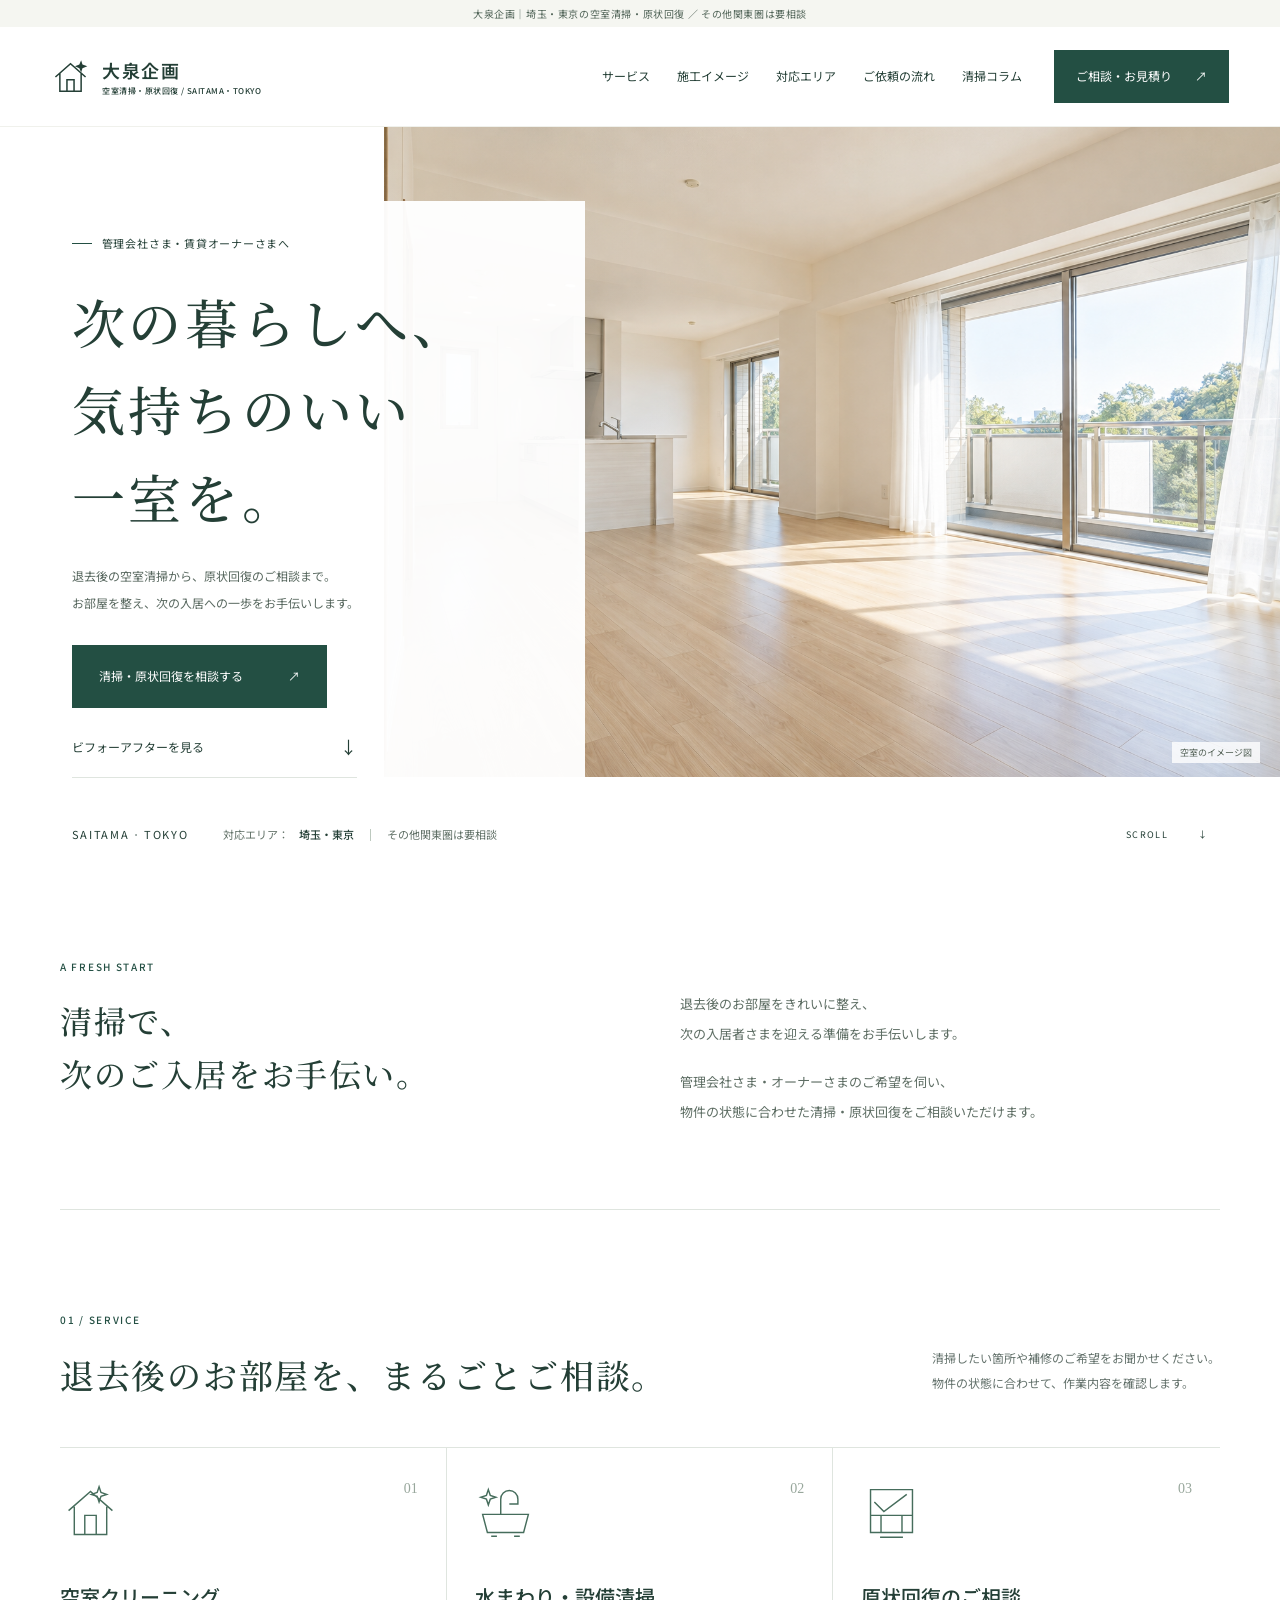
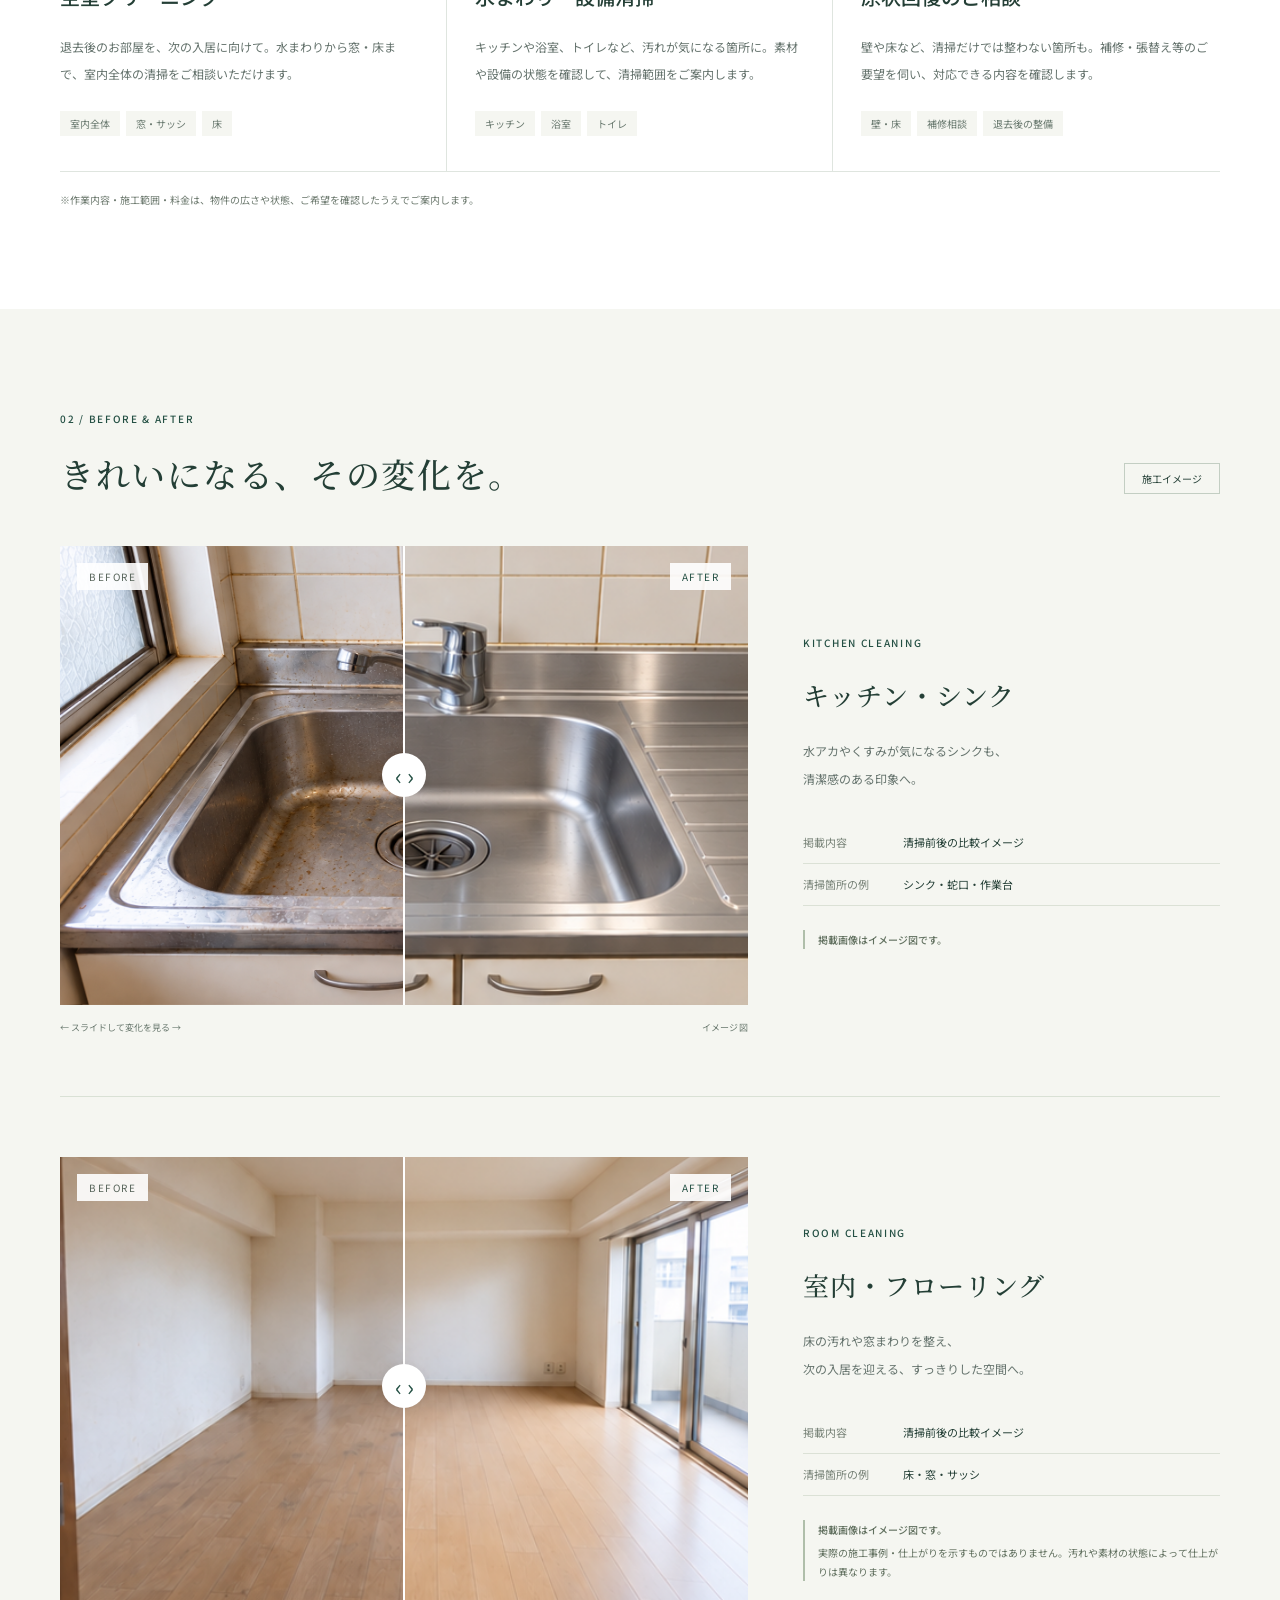
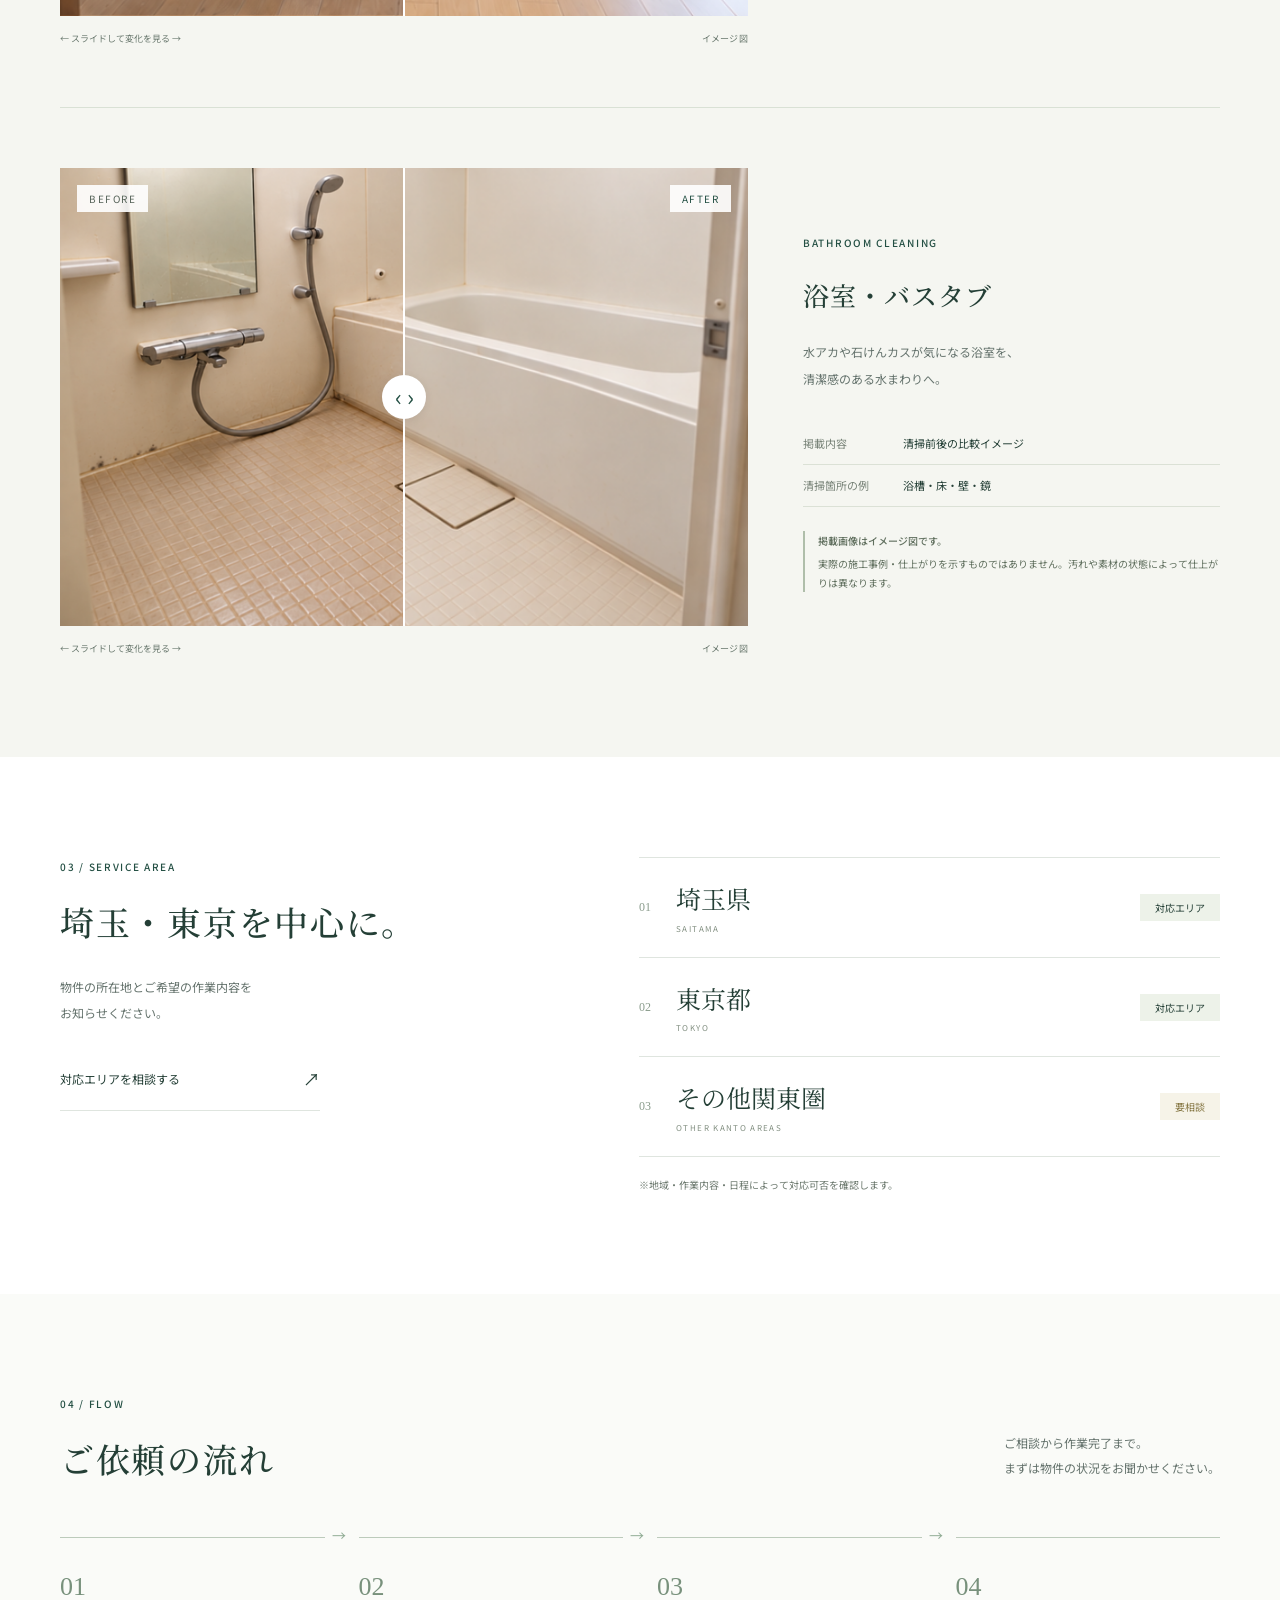
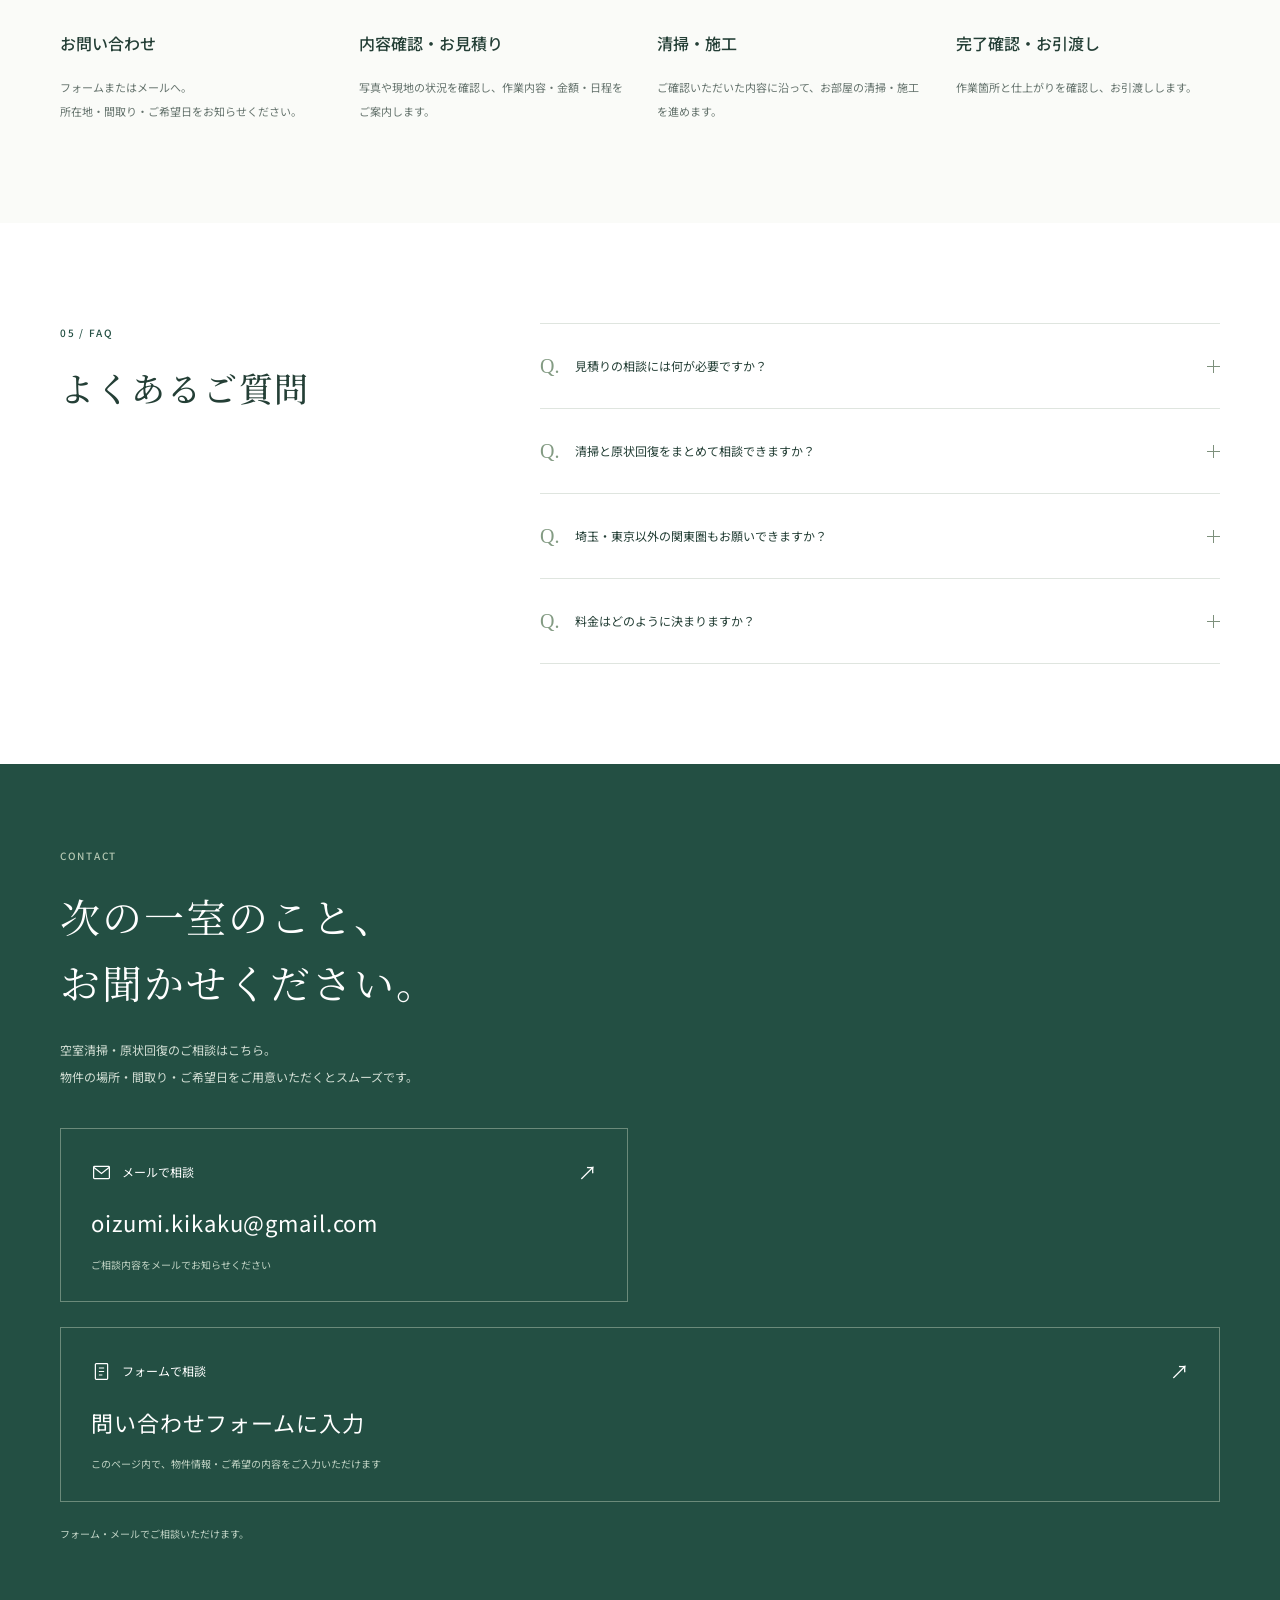
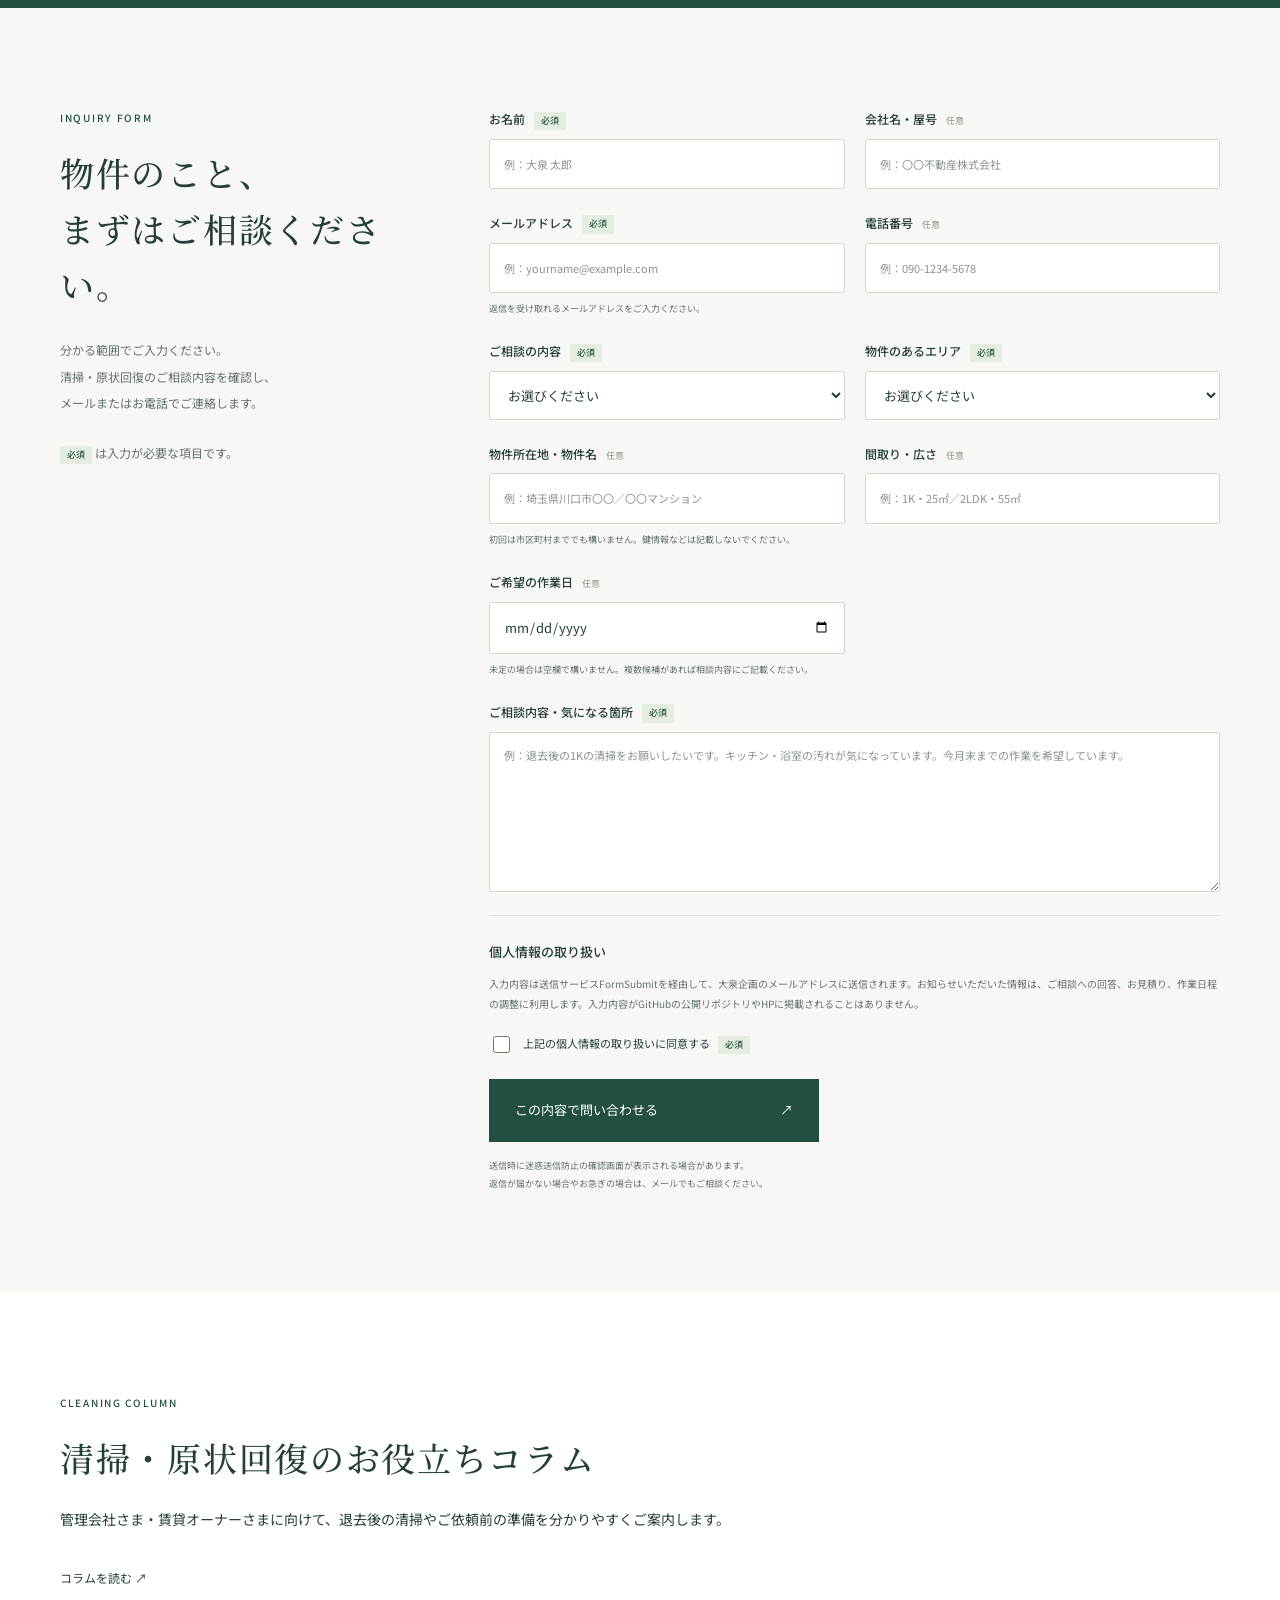
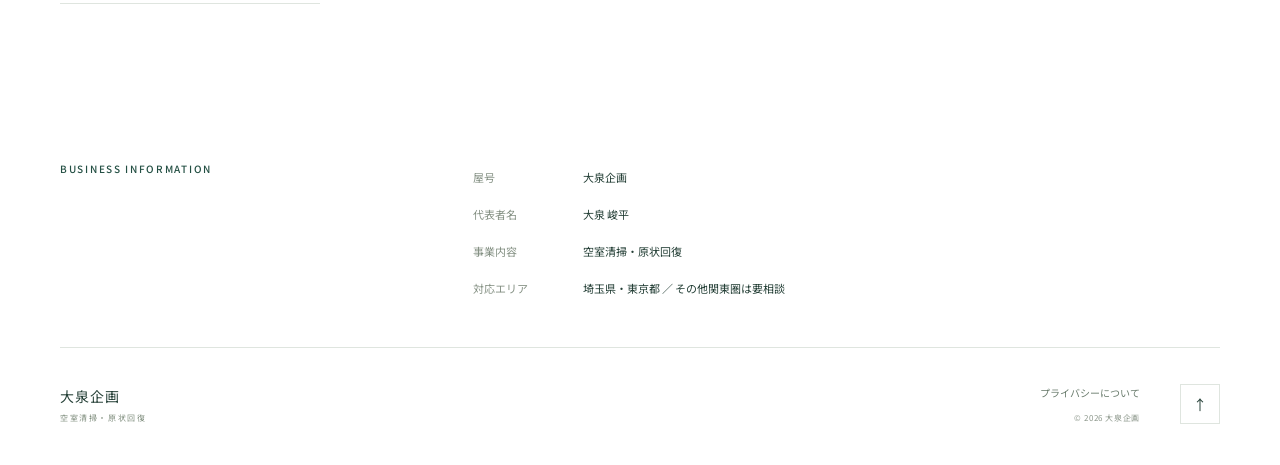
<file: index.html>
<!doctype html>
<html lang="ja">
<head>
  <meta name="google-site-verification" content="dokCG7B8s4k_heJLQi7DWKUcPR9jm0vzatLalMDQLHc" />
  <meta charset="utf-8">
  <meta name="viewport" content="width=device-width,initial-scale=1">
  <meta name="description" content="埼玉・東京の空室清掃・原状回復のご相談。退去後のお部屋を、次の暮らしへ。その他関東圏は要相談。">
  <meta name="theme-color" content="#234f43">
  <title>大泉企画｜空室清掃・原状回復｜埼玉・東京</title>
  <link rel="preconnect" href="https://fonts.googleapis.com">
  <link rel="preconnect" href="https://fonts.gstatic.com" crossorigin>
  <link href="https://fonts.googleapis.com/css2?family=Noto+Sans+JP:wght@400;500;600;700&family=Noto+Serif+JP:wght@400;500;600&display=swap" rel="stylesheet">
  <link rel="canonical" href="https://oizumikikaku.pages.dev/">
  <link rel="stylesheet" href="styles.css">
  <link rel="alternate" type="application/rss+xml" title="大泉企画 清掃コラム" href="/feed.xml">
  <script type="application/ld+json">{"@context":"https://schema.org","@type":"Organization","name":"大泉企画","url":"https://oizumikikaku.pages.dev/","email":"oizumi.kikaku@gmail.com","areaServed":["埼玉県","東京都"],"description":"埼玉県・東京都の空室清掃・原状回復。その他関東圏は要相談。"}</script>
  <script src="app.js?v=cloudflare-ready" defer></script>
</head>
<body>
<div class="draft-note">大泉企画｜埼玉・東京の空室清掃・原状回復 <span>／ その他関東圏は要相談</span></div>
<header class="site-header">
  <a class="brand" href="#top" aria-label="大泉企画 トップへ">
    <svg viewBox="0 0 44 44" fill="none" aria-hidden="true"><path d="M5 22 22 7l17 15M10 18v20h24V18M18 38V25h8v13" stroke="currentColor" stroke-width="1.7"/><path d="m34 3 1.5 5L41 10l-5.5 2-1.5 5-2-5-5-2 5-2Z" fill="currentColor"/></svg>
    <span>大泉企画<small>空室清掃・原状回復 / SAITAMA・TOKYO</small></span>
  </a>
  <nav class="desktop-nav" aria-label="メインナビゲーション"><a href="#service">サービス</a><a href="#works">施工イメージ</a><a href="#area">対応エリア</a><a href="#flow">ご依頼の流れ</a><a href="/blog/">清掃コラム</a></nav>
  <a class="header-contact" href="#contact">ご相談・お見積り <span>↗</span></a>
  <button class="menu-toggle" aria-label="メニューを開く" aria-expanded="false" aria-controls="mobile-menu"><span></span><span></span></button>
</header>
<nav id="mobile-menu" class="mobile-menu" aria-label="スマートフォン用ナビゲーション" hidden><a href="#service">サービス</a><a href="#works">施工イメージ</a><a href="#area">対応エリア</a><a href="#flow">ご依頼の流れ</a><a href="/blog/">清掃コラム</a><a href="#contact">ご相談・お見積り</a></nav>
<main>
  <section id="top" class="hero">
    <div class="hero-photo"><img src="assets/hero.png" alt="やわらかな日差しが入る清潔な空室のイメージ（イメージ図）" fetchpriority="high"><span class="image-credit">空室のイメージ図</span></div>
    <div class="hero-content">
      <p class="eyebrow"><span></span>管理会社さま・賃貸オーナーさまへ</p>
      <h1>次の暮らしへ、<br>気持ちのいい<br class="desktop-break">一室を。</h1>
      <p class="hero-description">退去後の空室清掃から、原状回復のご相談まで。<br>お部屋を整え、次の入居への一歩をお手伝いします。</p>
      <a href="#contact" class="button primary">清掃・原状回復を相談する <span>↗</span></a>
      <a href="#works" class="text-link">ビフォーアフターを見る <span>↓</span></a>
    </div>
    <div class="hero-bottom"><span>SAITAMA · TOKYO</span><p>対応エリア：<b>埼玉・東京</b><i></i>その他関東圏は要相談</p><a href="#service">SCROLL <span>↓</span></a></div>
  </section>

  <section class="intro wrap">
    <div><p class="section-kicker">A FRESH START</p><h2>清掃で、<br>次のご入居をお手伝い。</h2></div>
    <div class="intro-copy"><p>退去後のお部屋をきれいに整え、<br>次の入居者さまを迎える準備をお手伝いします。</p><p>管理会社さま・オーナーさまのご希望を伺い、<br>物件の状態に合わせた清掃・原状回復をご相談いただけます。</p></div>
  </section>

  <section id="service" class="service-section wrap section-space">
    <div class="section-heading"><div><p class="section-kicker">01 / SERVICE</p><h2>退去後のお部屋を、<br class="mobile-only">まるごとご相談。</h2></div><p class="heading-description">清掃したい箇所や補修のご希望をお聞かせください。<br>物件の状態に合わせて、作業内容を確認します。</p></div>
    <div class="service-grid">
      <article class="service-card"><span class="service-number">01</span><svg class="service-icon" viewBox="0 0 64 64" fill="none" aria-hidden="true"><path d="M9 30 32 10l23 20M15 26v29h34V26M26 55V35h12v20M41 5l2 6 6 2-6 2-2 6-2-6-6-2 6-2Z" stroke="currentColor" stroke-width="1.5"/></svg><h3>空室クリーニング</h3><p>退去後のお部屋を、次の入居に向けて。水まわりから窓・床まで、室内全体の清掃をご相談いただけます。</p><div class="service-tags"><span>室内全体</span><span>窓・サッシ</span><span>床</span></div></article>
      <article class="service-card"><span class="service-number">02</span><svg class="service-icon" viewBox="0 0 64 64" fill="none" aria-hidden="true"><path d="M8 34h48l-5 19H13L8 34ZM27 34V18a9 9 0 0 1 18 0v5h-9M23 57h-6M47 57h-6M14 8l2 6 6 2-6 2-2 6-2-6-6-2 6-2Z" stroke="currentColor" stroke-width="1.5"/></svg><h3>水まわり・設備清掃</h3><p>キッチンや浴室、トイレなど、汚れが気になる箇所に。素材や設備の状態を確認して、清掃範囲をご案内します。</p><div class="service-tags"><span>キッチン</span><span>浴室</span><span>トイレ</span></div></article>
      <article class="service-card"><span class="service-number">03</span><svg class="service-icon" viewBox="0 0 64 64" fill="none" aria-hidden="true"><path d="M10 8h44v45H10V8ZM10 35h44M21 35v18M43 35v18M14 21l10 10 24-18M20 58h24" stroke="currentColor" stroke-width="1.5"/></svg><h3>原状回復のご相談</h3><p>壁や床など、清掃だけでは整わない箇所も。補修・張替え等のご要望を伺い、対応できる内容を確認します。</p><div class="service-tags"><span>壁・床</span><span>補修相談</span><span>退去後の整備</span></div></article>
    </div>
    <p class="small-note">※作業内容・施工範囲・料金は、物件の広さや状態、ご希望を確認したうえでご案内します。</p>
  </section>

  <section id="works" class="works-section section-space">
    <div class="wrap"><div class="section-heading"><div><p class="section-kicker">02 / BEFORE & AFTER</p><h2>きれいになる、その変化を。</h2></div><span class="outline-tag">施工イメージ</span></div>
      <div class="work-layout">
        <div class="comparison-container">
          <div class="comparison" style="--position:50%" role="group" aria-label="キッチンの清掃前後のイメージ図。スライダーで比較できます。">
            <div class="comparison-image after"></div><div class="comparison-image before"></div><span class="compare-label label-before">BEFORE</span><span class="compare-label label-after">AFTER</span><div class="comparison-divider"><span>‹ ›</span></div>
            <input id="comparison-range" type="range" min="0" max="100" value="50" aria-label="清掃前後の写真を比較。左が清掃前、右が清掃後" aria-valuetext="清掃前50%、清掃後50%">
          </div>
          <div class="comparison-help"><span>← スライドして変化を見る →</span><span>イメージ図</span></div>
        </div>
        <div class="work-copy"><p class="section-kicker">KITCHEN CLEANING</p><h3>キッチン・シンク</h3><p>水アカやくすみが気になるシンクも、<br>清潔感のある印象へ。</p><dl><div><dt>掲載内容</dt><dd>清掃前後の比較イメージ</dd></div><div><dt>清掃箇所の例</dt><dd>シンク・蛇口・作業台</dd></div></dl><div class="sample-disclaimer"><b>掲載画像はイメージ図です。</b></div></div>
      </div>
<article class="work-layout work-additional"><div class="comparison-container"><div class="comparison comparison-room" style="--position:50%" role="group" aria-label="室内・フローリングの清掃前後のイメージ図。スライダーで比較できます。"><div class="comparison-image after"></div><div class="comparison-image before"></div><span class="compare-label label-before">BEFORE</span><span class="compare-label label-after">AFTER</span><div class="comparison-divider"><span>‹ ›</span></div><input type="range" min="0" max="100" value="50" aria-label="室内・フローリングの清掃前後のイメージ図を比較" aria-valuetext="清掃前50%、清掃後50%"></div><div class="comparison-help"><span>← スライドして変化を見る →</span><span>イメージ図</span></div></div><div class="work-copy"><p class="section-kicker">ROOM CLEANING</p><h3>室内・フローリング</h3><p>床の汚れや窓まわりを整え、<br>次の入居を迎える、すっきりした空間へ。</p><dl><div><dt>掲載内容</dt><dd>清掃前後の比較イメージ</dd></div><div><dt>清掃箇所の例</dt><dd>床・窓・サッシ</dd></div></dl><div class="sample-disclaimer"><b>掲載画像はイメージ図です。</b><p>実際の施工事例・仕上がりを示すものではありません。汚れや素材の状態によって仕上がりは異なります。</p></div></div></article>
<article class="work-layout work-additional"><div class="comparison-container"><div class="comparison comparison-bath" style="--position:50%" role="group" aria-label="浴室・バスタブの清掃前後のイメージ図。スライダーで比較できます。"><div class="comparison-image after"></div><div class="comparison-image before"></div><span class="compare-label label-before">BEFORE</span><span class="compare-label label-after">AFTER</span><div class="comparison-divider"><span>‹ ›</span></div><input type="range" min="0" max="100" value="50" aria-label="浴室・バスタブの清掃前後のイメージ図を比較" aria-valuetext="清掃前50%、清掃後50%"></div><div class="comparison-help"><span>← スライドして変化を見る →</span><span>イメージ図</span></div></div><div class="work-copy"><p class="section-kicker">BATHROOM CLEANING</p><h3>浴室・バスタブ</h3><p>水アカや石けんカスが気になる浴室を、<br>清潔感のある水まわりへ。</p><dl><div><dt>掲載内容</dt><dd>清掃前後の比較イメージ</dd></div><div><dt>清掃箇所の例</dt><dd>浴槽・床・壁・鏡</dd></div></dl><div class="sample-disclaimer"><b>掲載画像はイメージ図です。</b><p>実際の施工事例・仕上がりを示すものではありません。汚れや素材の状態によって仕上がりは異なります。</p></div></div></article>
    </div>
  </section>

  <section id="area" class="area-section wrap section-space">
    <div class="area-intro"><p class="section-kicker">03 / SERVICE AREA</p><h2>埼玉・東京を中心に。</h2><p>物件の所在地とご希望の作業内容を<br>お知らせください。</p><a class="text-link" href="#contact">対応エリアを相談する <span>↗</span></a></div>
    <div class="area-list"><div><span class="area-no">01</span><h3>埼玉県<small>SAITAMA</small></h3><span class="area-badge">対応エリア</span></div><div><span class="area-no">02</span><h3>東京都<small>TOKYO</small></h3><span class="area-badge">対応エリア</span></div><div><span class="area-no">03</span><h3>その他関東圏<small>OTHER KANTO AREAS</small></h3><span class="area-badge consultation">要相談</span></div><p class="small-note">※地域・作業内容・日程によって対応可否を確認します。</p></div>
  </section>

  <section id="flow" class="flow-section section-space"><div class="wrap"><div class="section-heading"><div><p class="section-kicker">04 / FLOW</p><h2>ご依頼の流れ</h2></div><p class="heading-description">ご相談から作業完了まで。<br>まずは物件の状況をお聞かせください。</p></div><ol class="flow-grid"><li><span>01</span><h3>お問い合わせ</h3><p>フォームまたはメールへ。<br>所在地・間取り・ご希望日をお知らせください。</p></li><li><span>02</span><h3>内容確認・お見積り</h3><p>写真や現地の状況を確認し、作業内容・金額・日程をご案内します。</p></li><li><span>03</span><h3>清掃・施工</h3><p>ご確認いただいた内容に沿って、お部屋の清掃・施工を進めます。</p></li><li><span>04</span><h3>完了確認・お引渡し</h3><p>作業箇所と仕上がりを確認し、お引渡しします。</p></li></ol></div></section>

  <section id="faq" class="faq-section wrap section-space"><div><p class="section-kicker">05 / FAQ</p><h2>よくあるご質問</h2></div><div class="faq-list"><details><summary><span>Q.</span>見積りの相談には何が必要ですか？<i></i></summary><p>物件の所在地、間取り・面積、ご希望の作業内容と日程をお知らせください。気になる箇所の写真があると、状況を確認しやすくなります。</p></details><details><summary><span>Q.</span>清掃と原状回復をまとめて相談できますか？<i></i></summary><p>まとめてご相談いただけます。必要な作業や補修内容を伺い、対応できる範囲を確認します。</p></details><details><summary><span>Q.</span>埼玉・東京以外の関東圏もお願いできますか？<i></i></summary><p>その他関東圏は要相談です。物件の所在地、作業内容、ご希望の日程をお知らせください。確認のうえ、対応可否をご案内します。</p></details><details><summary><span>Q.</span>料金はどのように決まりますか？<i></i></summary><p>間取り・面積、汚れや設備の状態、作業範囲などを確認してお見積りします。現時点では一律料金の掲載はしていません。</p></details></div></section>

  <section id="contact" class="contact-section"><div class="wrap"><p class="section-kicker">CONTACT</p><h2>次の一室のこと、<br>お聞かせください。</h2><p class="contact-lead">空室清掃・原状回復のご相談はこちら。<br>物件の場所・間取り・ご希望日をご用意いただくとスムーズです。</p><div class="contact-options"><a class="contact-card" href="mailto:oizumi.kikaku@gmail.com?subject=%E7%A9%BA%E5%AE%A4%E6%B8%85%E6%8E%83%E3%83%BB%E5%8E%9F%E7%8A%B6%E5%9B%9E%E5%BE%A9%E3%81%AE%E7%9B%B8%E8%AB%87&amp;body=%E3%81%8A%E5%90%8D%E5%89%8D%E3%83%BB%E4%BC%9A%E7%A4%BE%E5%90%8D%EF%BC%9A%0A%E7%89%A9%E4%BB%B6%E6%89%80%E5%9C%A8%E5%9C%B0%EF%BC%9A%0A%E9%96%93%E5%8F%96%E3%82%8A%E3%83%BB%E9%9D%A2%E7%A9%8D%EF%BC%9A%0A%E5%B8%8C%E6%9C%9B%E3%81%99%E3%82%8B%E4%BD%9C%E6%A5%AD%E5%86%85%E5%AE%B9%EF%BC%9A%0A%E5%B8%8C%E6%9C%9B%E6%97%A5%EF%BC%9A%0A%E3%81%94%E9%80%A3%E7%B5%A1%E5%85%88%EF%BC%9A%0A"><span class="contact-card-top"><svg viewBox="0 0 24 24" fill="none" aria-hidden="true"><rect x="3" y="5" width="18" height="14" rx="1" stroke="currentColor" stroke-width="1.4"/><path d="m3 6 9 7 9-7" stroke="currentColor" stroke-width="1.4"/></svg>メールで相談 <span>↗</span></span><strong data-email-display>oizumi.kikaku@gmail.com</strong><small>ご相談内容をメールでお知らせください</small></a><a class="contact-card form-contact-card" href="#inquiry"><span class="contact-card-top"><svg viewBox="0 0 24 24" fill="none" aria-hidden="true"><rect x="5" y="3" width="14" height="18" rx="1" stroke="currentColor" stroke-width="1.4"/><path d="M9 8h6M9 12h6M9 16h4" stroke="currentColor" stroke-width="1.4"/></svg>フォームで相談 <span>↗</span></span><strong data-form-display>問い合わせフォームに入力</strong><small>このページ内で、物件情報・ご希望の内容をご入力いただけます</small></a></div><p class="contact-draft-note">フォーム・メールでご相談いただけます。</p></div></section>
  
<section id="inquiry" class="inquiry-section section-space"><div class="wrap inquiry-layout">
<div class="inquiry-intro"><p class="section-kicker">INQUIRY FORM</p><h2>物件のこと、<br>まずはご相談ください。</h2><p>分かる範囲でご入力ください。<br>清掃・原状回復のご相談内容を確認し、<br>メールまたはお電話でご連絡します。</p><p class="inquiry-required-note"><span>必須</span> は入力が必要な項目です。</p></div>
<form id="inquiry-form" class="inquiry-form" action="https://formsubmit.co/oizumi.kikaku@gmail.com" method="POST" accept-charset="UTF-8">
<input type="hidden" name="_subject" value="【大泉企画HP】空室清掃・原状回復のお問い合わせ">
<input type="hidden" name="_template" value="table">
<div class="form-honeypot" aria-hidden="true"><label>この欄は入力しないでください<input type="text" name="_honey" tabindex="-1" autocomplete="off"></label></div>
<div class="inquiry-field"><label for="inquiry-name">お名前 <span class="required-mark">必須</span></label><input id="inquiry-name" type="text" name="name" autocomplete="name" maxlength="100" required placeholder="例：大泉 太郎"></div>
<div class="inquiry-field"><label for="inquiry-company">会社名・屋号 <span class="optional-mark">任意</span></label><input id="inquiry-company" type="text" name="会社名・屋号" autocomplete="organization" maxlength="150" placeholder="例：〇〇不動産株式会社"></div>
<div class="inquiry-field"><label for="inquiry-email">メールアドレス <span class="required-mark">必須</span></label><input id="inquiry-email" type="email" name="email" autocomplete="email" maxlength="254" required placeholder="例：yourname@example.com"><small>返信を受け取れるメールアドレスをご入力ください。</small></div>
<div class="inquiry-field"><label for="inquiry-phone">電話番号 <span class="optional-mark">任意</span></label><input id="inquiry-phone" type="tel" name="電話番号" autocomplete="tel" maxlength="30" placeholder="例：090-1234-5678"></div>
<div class="inquiry-field"><label for="inquiry-service">ご相談の内容 <span class="required-mark">必須</span></label><select id="inquiry-service" name="相談内容の区分" required><option value="" disabled selected>お選びください</option><option value="空室クリーニング">空室クリーニング</option><option>水まわり・設備清掃</option><option>原状回復</option><option>清掃と原状回復をまとめて相談</option><option>継続取引・協力業者のご相談</option><option>その他・内容から相談したい</option></select></div>
<div class="inquiry-field"><label for="inquiry-area">物件のあるエリア <span class="required-mark">必須</span></label><select id="inquiry-area" name="物件エリア" required><option value="" disabled selected>お選びください</option><option value="埼玉県">埼玉県</option><option>東京都</option><option>その他関東圏（要相談）</option><option>物件未定・その他のご相談</option></select></div>
<div class="inquiry-field"><label for="inquiry-location">物件所在地・物件名 <span class="optional-mark">任意</span></label><input id="inquiry-location" type="text" name="物件所在地・物件名" maxlength="200" placeholder="例：埼玉県川口市〇〇／〇〇マンション"><small>初回は市区町村まででも構いません。鍵情報などは記載しないでください。</small></div>
<div class="inquiry-field"><label for="inquiry-layout">間取り・広さ <span class="optional-mark">任意</span></label><input id="inquiry-layout" type="text" name="間取り・広さ" maxlength="100" placeholder="例：1K・25㎡／2LDK・55㎡"></div>
<div class="inquiry-field"><label for="inquiry-date">ご希望の作業日 <span class="optional-mark">任意</span></label><input id="inquiry-date" type="date" name="希望作業日"><small>未定の場合は空欄で構いません。複数候補があれば相談内容にご記載ください。</small></div>
<div class="inquiry-field inquiry-field-wide"><label for="inquiry-message">ご相談内容・気になる箇所 <span class="required-mark">必須</span></label><textarea id="inquiry-message" name="ご相談内容" rows="6" maxlength="5000" required placeholder="例：退去後の1Kの清掃をお願いしたいです。キッチン・浴室の汚れが気になっています。今月末までの作業を希望しています。"></textarea></div>
<div id="inquiry-privacy" class="inquiry-privacy inquiry-field-wide"><h3>個人情報の取り扱い</h3><p>入力内容は送信サービスFormSubmitを経由して、大泉企画のメールアドレスに送信されます。お知らせいただいた情報は、ご相談への回答、お見積り、作業日程の調整に利用します。入力内容がGitHubの公開リポジトリやHPに掲載されることはありません。</p><label class="privacy-consent"><input type="checkbox" name="個人情報の取り扱いへの同意" value="同意する" required><span>上記の個人情報の取り扱いに同意する <span class="required-mark">必須</span></span></label></div>
<div class="inquiry-submit-row inquiry-field-wide"><button class="button primary inquiry-submit" type="submit">この内容で問い合わせる <span>↗</span></button><p>送信時に迷惑送信防止の確認画面が表示される場合があります。<br>返信が届かない場合やお急ぎの場合は、メールでもご相談ください。</p></div>
</form></div></section>

<section class="wrap section-space" aria-labelledby="column-title"><p class="section-kicker">CLEANING COLUMN</p><h2 id="column-title">清掃・原状回復のお役立ちコラム</h2><p style="margin:20px 0">管理会社さま・賃貸オーナーさまに向けて、退去後の清掃やご依頼前の準備を分かりやすくご案内します。</p><a class="text-link" href="/blog/">コラムを読む ↗</a></section>
<section class="business-info wrap"><p class="section-kicker">BUSINESS INFORMATION</p><dl><div><dt>屋号</dt><dd>大泉企画</dd></div><div><dt>代表者名</dt><dd>大泉 峻平</dd></div><div><dt>事業内容</dt><dd>空室清掃・原状回復</dd></div><div><dt>対応エリア</dt><dd>埼玉県・東京都 ／ その他関東圏は要相談</dd></div></dl></section>
</main>
<footer class="site-footer wrap"><a class="footer-brand" href="#top">大泉企画<small>空室清掃・原状回復</small></a><div><button type="button" id="privacy-button">プライバシーについて</button><small>© <span id="year">2026</span> 大泉企画</small></div><a href="#top" class="back-top" aria-label="ページ上部へ">↑</a></footer>
<div class="mobile-contact-bar"><a href="#works">施工イメージ</a><a href="#contact">ご相談・お見積り <span>↗</span></a></div>

<dialog id="privacy-dialog"><button class="dialog-close" type="button" aria-label="閉じる">×</button><p class="section-kicker">PRIVACY</p><h2>プライバシーについて</h2><p>大泉企画は、お問い合わせでお知らせいただいたお名前・ご連絡先・物件情報を、ご相談への回答、お見積り、作業日程の調整のために利用します。</p><p>このサイトにはアクセス解析を設置していません。メールでのご相談は、お使いのメールアプリから送信されます。問い合わせフォームの入力内容は、FormSubmitを経由して大泉企画へメール送信されます。入力内容はGitHubの公開リポジトリやHPには掲載されません。</p><p>お問い合わせ窓口：大泉企画<br><a href="mailto:oizumi.kikaku@gmail.com">oizumi.kikaku@gmail.com</a></p><button class="button primary dialog-dismiss" type="button">閉じる</button></dialog>
</body>
</html>
</file>
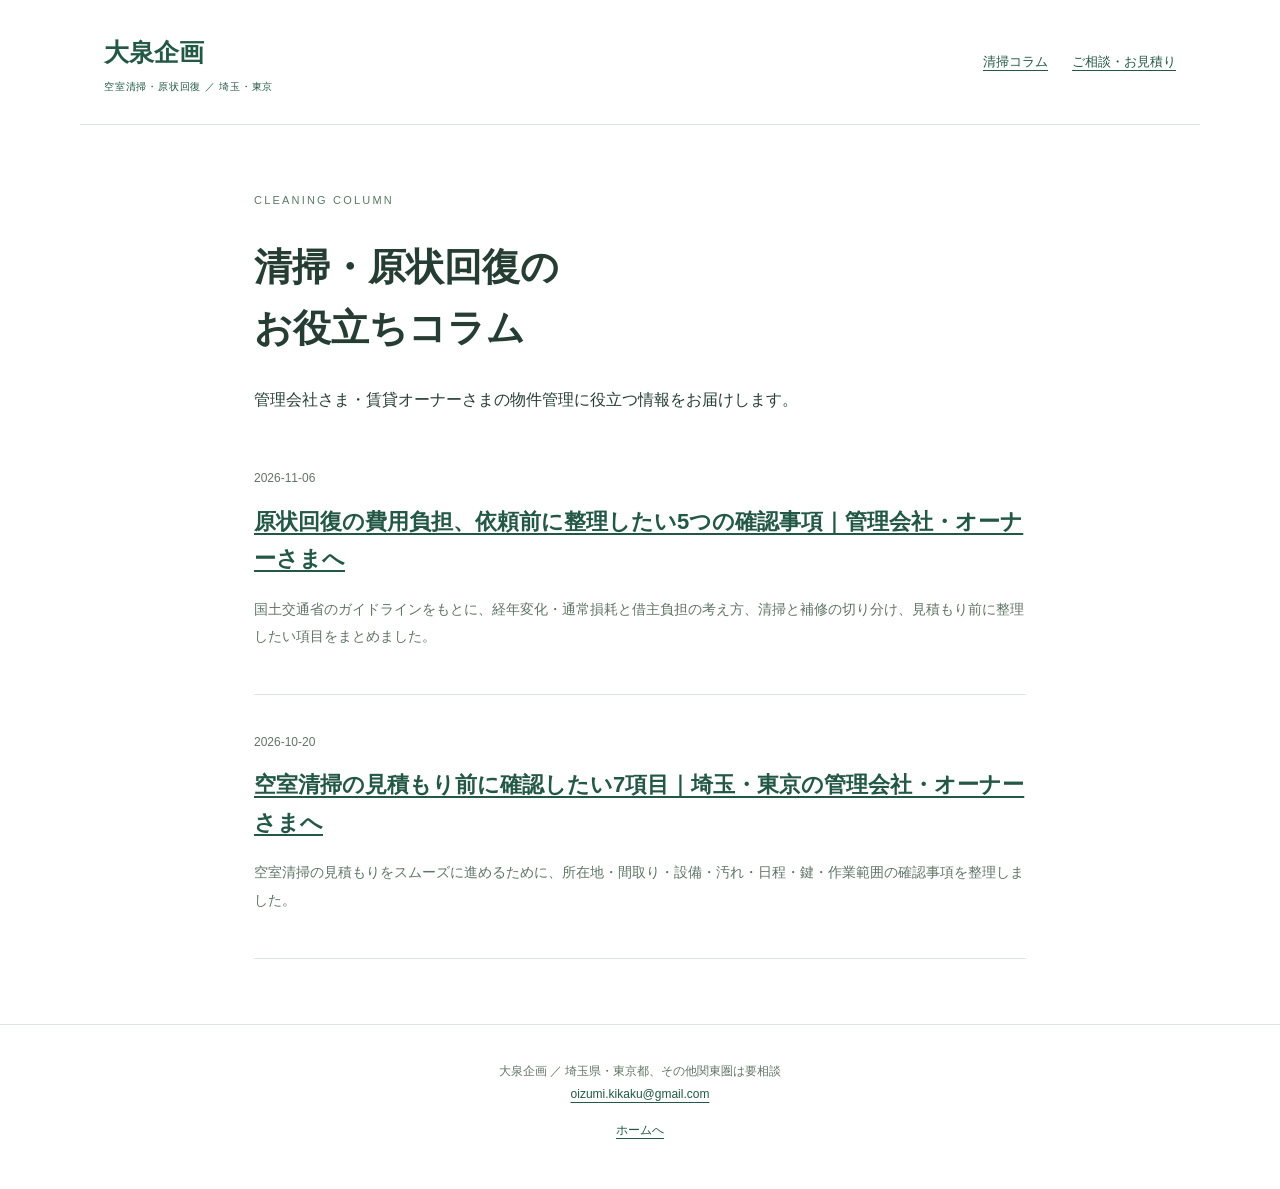
<file: blog/index.html>
<!doctype html><html lang="ja"><head><meta charset="utf-8"><meta name="viewport" content="width=device-width,initial-scale=1"><title>清掃・原状回復のお役立ちコラム｜大泉企画</title><meta name="description" content="管理会社・賃貸オーナー向けに、空室清掃や原状回復を相談する前の確認事項を紹介します。"><link rel="canonical" href="https://oizumikikaku.pages.dev/blog/"><link rel="stylesheet" href="/blog/blog.css"><link rel="alternate" type="application/rss+xml" title="大泉企画 清掃コラム" href="/feed.xml"></head><body><header><a class="brand" href="/">大泉企画<small>空室清掃・原状回復 ／ 埼玉・東京</small></a><nav><a href="/blog/">清掃コラム</a><a href="/#inquiry">ご相談・お見積り</a></nav></header><main><p class="kicker">CLEANING COLUMN</p><h1>清掃・原状回復の<br>お役立ちコラム</h1><p>管理会社さま・賃貸オーナーさまの物件管理に役立つ情報をお届けします。</p><div class="posts"><article class="post"><time datetime="2026-11-06">2026-11-06</time><h2><a href="/blog/genjo-kaifuku-cost-burden-basics/">原状回復の費用負担、依頼前に整理したい5つの確認事項｜管理会社・オーナーさまへ</a></h2><p>国土交通省のガイドラインをもとに、経年変化・通常損耗と借主負担の考え方、清掃と補修の切り分け、見積もり前に整理したい項目をまとめました。</p></article><article class="post"><time datetime="2026-10-20">2026-10-20</time><h2><a href="/blog/vacant-room-cleaning-estimate-checklist/">空室清掃の見積もり前に確認したい7項目｜埼玉・東京の管理会社・オーナーさまへ</a></h2><p>空室清掃の見積もりをスムーズに進めるために、所在地・間取り・設備・汚れ・日程・鍵・作業範囲の確認事項を整理しました。</p></article></div></main><footer>大泉企画 ／ 埼玉県・東京都、その他関東圏は要相談<br><a href="mailto:oizumi.kikaku@gmail.com">oizumi.kikaku@gmail.com</a><p><a href="/">ホームへ</a></p></footer></body></html>
</file>
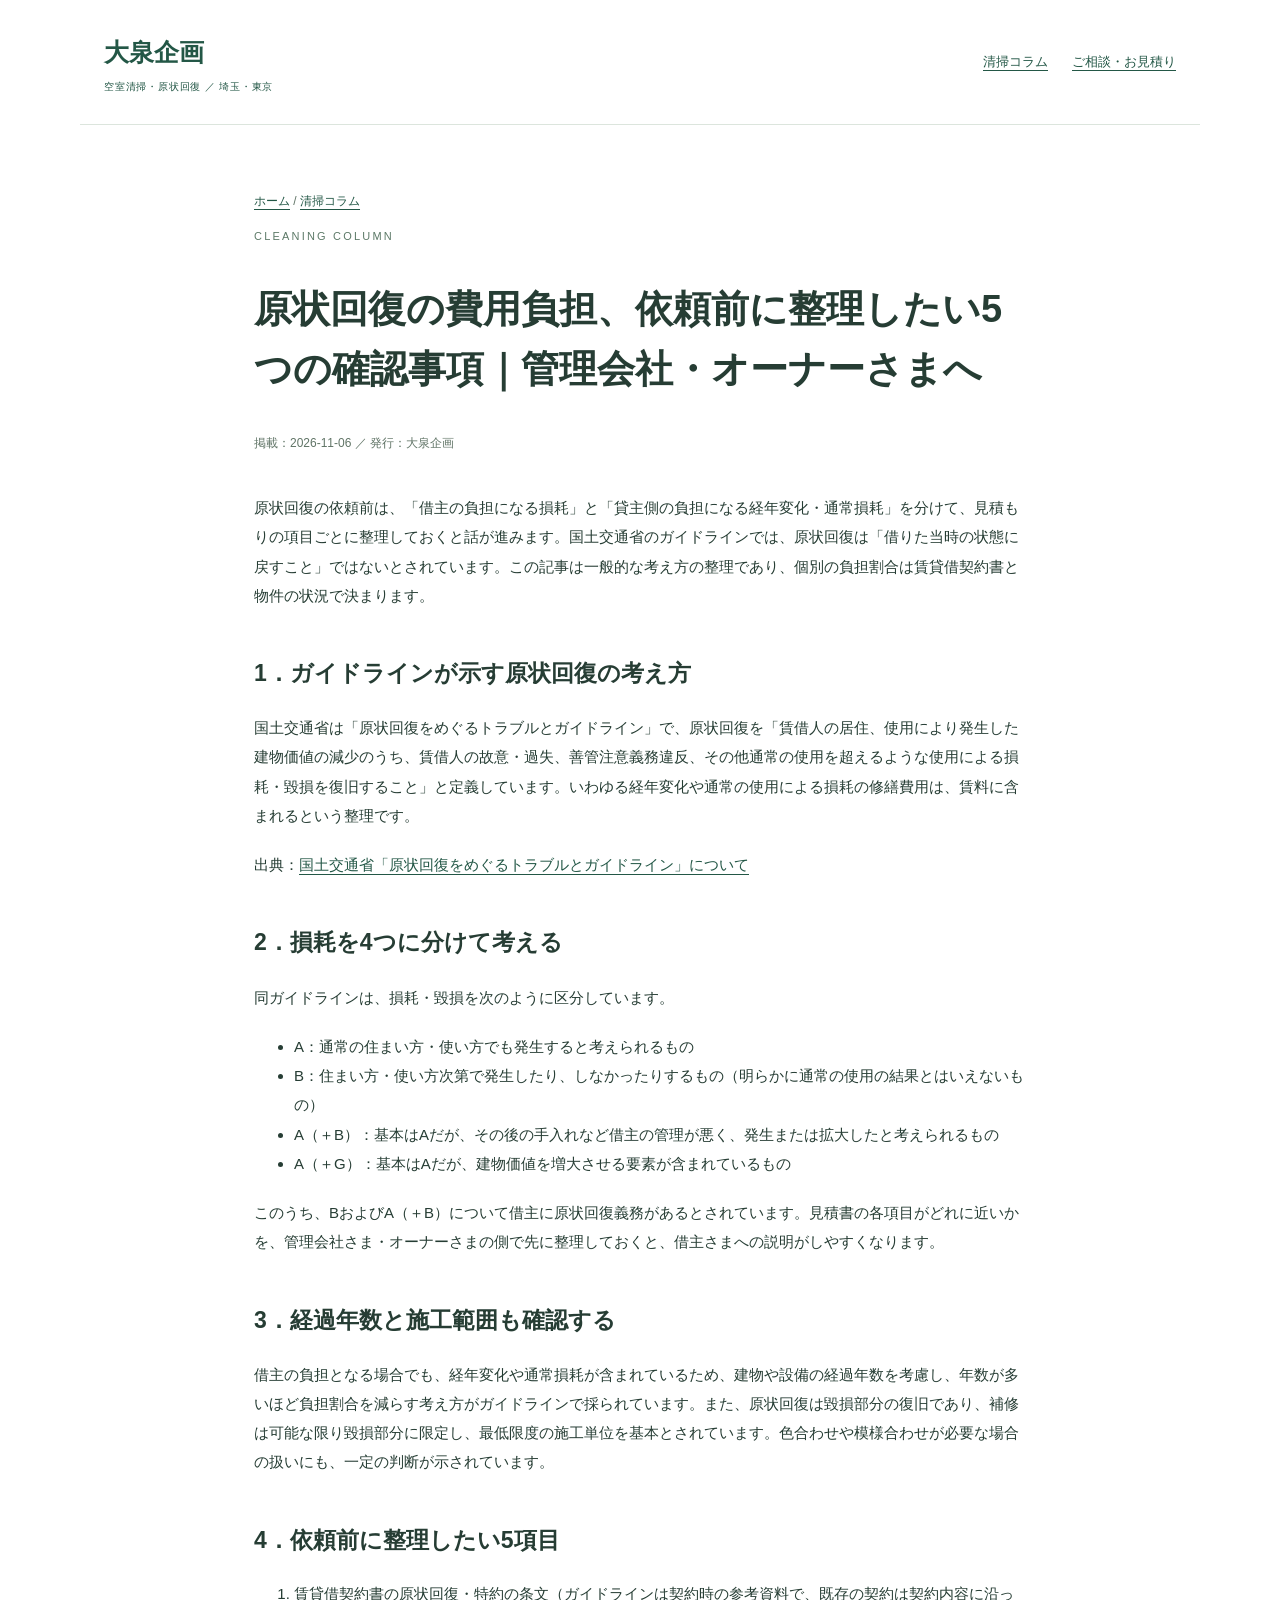
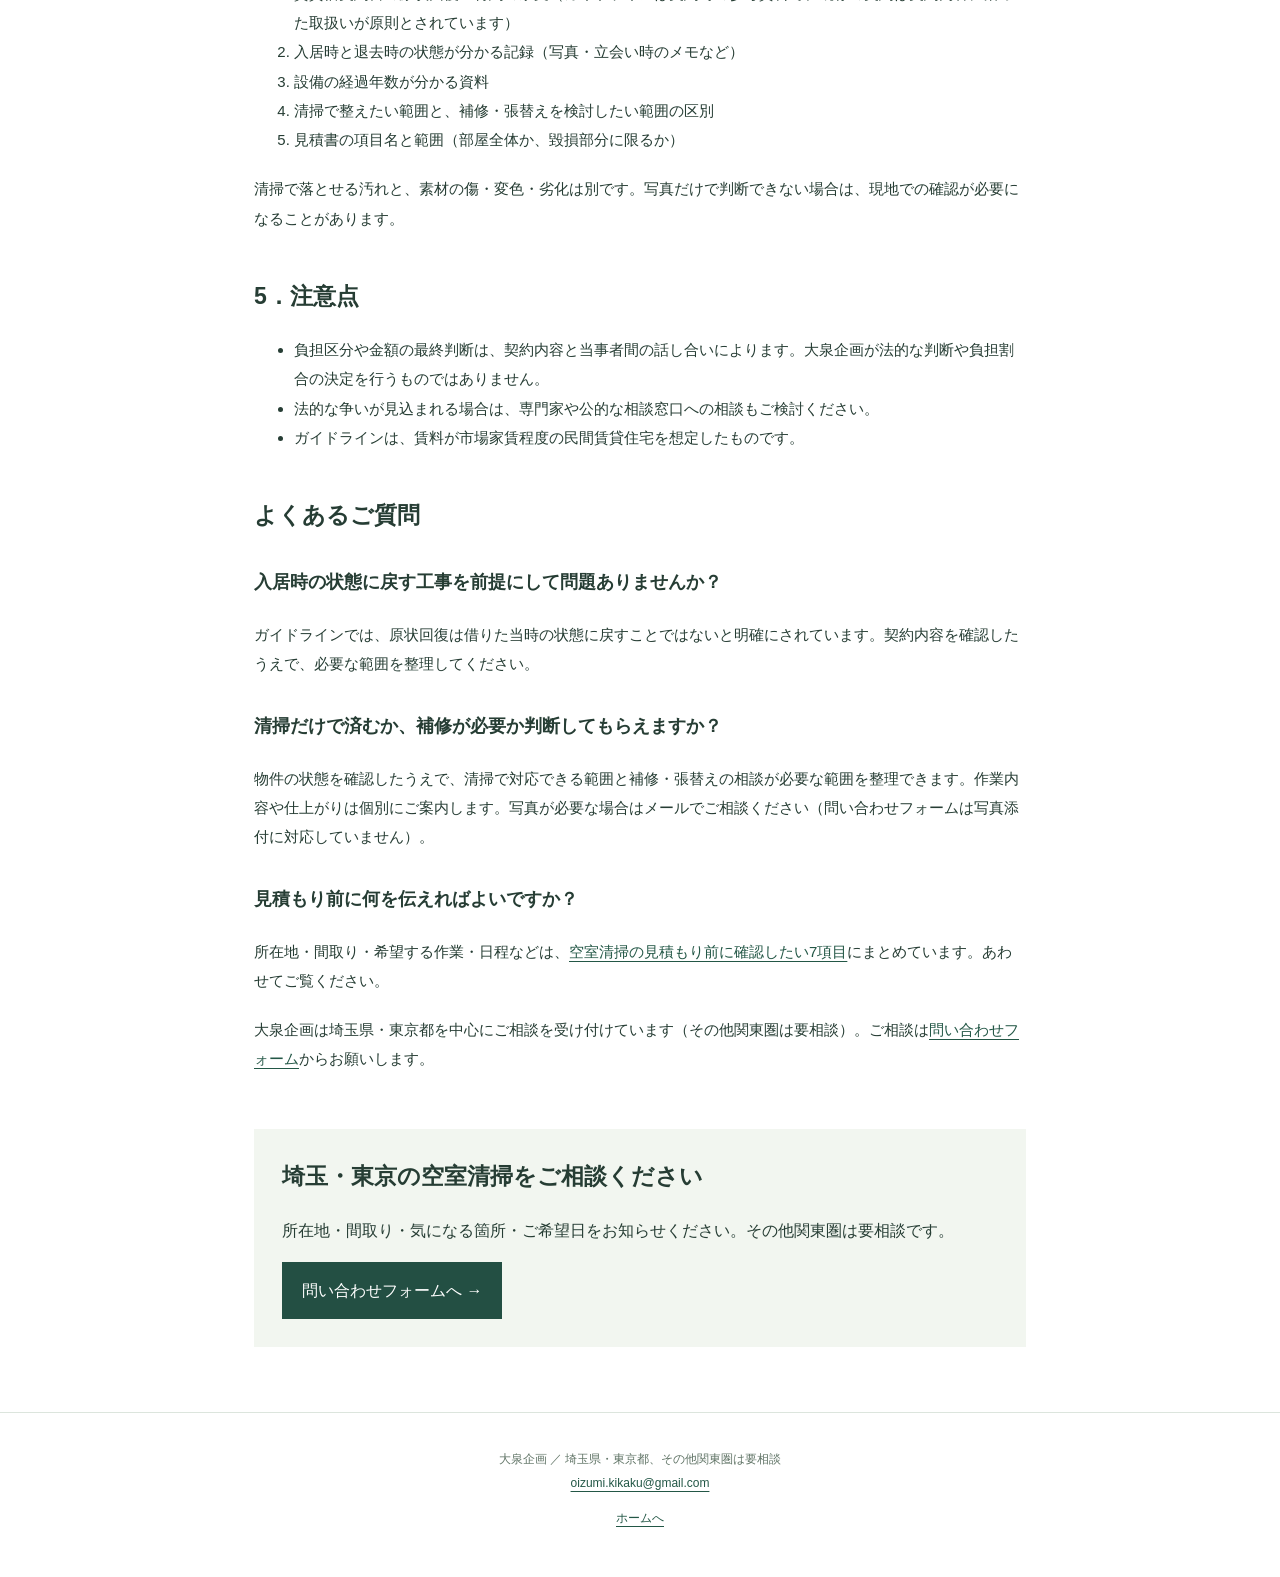
<file: blog/genjo-kaifuku-cost-burden-basics/index.html>
<!doctype html><html lang="ja"><head><meta charset="utf-8"><meta name="viewport" content="width=device-width,initial-scale=1"><title>原状回復の費用負担、依頼前に整理したい5つの確認事項｜管理会社・オーナーさまへ｜大泉企画</title><meta name="description" content="国土交通省のガイドラインをもとに、経年変化・通常損耗と借主負担の考え方、清掃と補修の切り分け、見積もり前に整理したい項目をまとめました。"><link rel="canonical" href="https://oizumikikaku.pages.dev/blog/genjo-kaifuku-cost-burden-basics/"><link rel="stylesheet" href="/blog/blog.css"><link rel="alternate" type="application/rss+xml" title="大泉企画 清掃コラム" href="/feed.xml"><script type="application/ld+json">{"@context":"https://schema.org","@type":"BlogPosting","headline":"原状回復の費用負担、依頼前に整理したい5つの確認事項｜管理会社・オーナーさまへ","description":"国土交通省のガイドラインをもとに、経年変化・通常損耗と借主負担の考え方、清掃と補修の切り分け、見積もり前に整理したい項目をまとめました。","datePublished":"2026-11-06","author":{"@type":"Organization","name":"大泉企画","url":"https://oizumikikaku.pages.dev/"},"publisher":{"@type":"Organization","name":"大泉企画","url":"https://oizumikikaku.pages.dev/"},"mainEntityOfPage":"https://oizumikikaku.pages.dev/blog/genjo-kaifuku-cost-burden-basics/"}</script></head><body><header><a class="brand" href="/">大泉企画<small>空室清掃・原状回復 ／ 埼玉・東京</small></a><nav><a href="/blog/">清掃コラム</a><a href="/#inquiry">ご相談・お見積り</a></nav></header><main><p class="crumb"><a href="/">ホーム</a> / <a href="/blog/">清掃コラム</a></p><article><p class="kicker">CLEANING COLUMN</p><h1>原状回復の費用負担、依頼前に整理したい5つの確認事項｜管理会社・オーナーさまへ</h1><p class="meta">掲載：<time datetime="2026-11-06">2026-11-06</time> ／ 発行：大泉企画</p><div class="article-body"><p>原状回復の依頼前は、「借主の負担になる損耗」と「貸主側の負担になる経年変化・通常損耗」を分けて、見積もりの項目ごとに整理しておくと話が進みます。国土交通省のガイドラインでは、原状回復は「借りた当時の状態に戻すこと」ではないとされています。この記事は一般的な考え方の整理であり、個別の負担割合は賃貸借契約書と物件の状況で決まります。</p>
<h2>1．ガイドラインが示す原状回復の考え方</h2><p>国土交通省は「原状回復をめぐるトラブルとガイドライン」で、原状回復を「賃借人の居住、使用により発生した建物価値の減少のうち、賃借人の故意・過失、善管注意義務違反、その他通常の使用を超えるような使用による損耗・毀損を復旧すること」と定義しています。いわゆる経年変化や通常の使用による損耗の修繕費用は、賃料に含まれるという整理です。</p><p>出典：<a href="https://www.mlit.go.jp/jutakukentiku/house/jutakukentiku_house_tk3_000020.html" target="_blank" rel="noopener">国土交通省「原状回復をめぐるトラブルとガイドライン」について</a></p>
<h2>2．損耗を4つに分けて考える</h2><p>同ガイドラインは、損耗・毀損を次のように区分しています。</p><ul><li>A：通常の住まい方・使い方でも発生すると考えられるもの</li><li>B：住まい方・使い方次第で発生したり、しなかったりするもの（明らかに通常の使用の結果とはいえないもの）</li><li>A（＋B）：基本はAだが、その後の手入れなど借主の管理が悪く、発生または拡大したと考えられるもの</li><li>A（＋G）：基本はAだが、建物価値を増大させる要素が含まれているもの</li></ul><p>このうち、BおよびA（＋B）について借主に原状回復義務があるとされています。見積書の各項目がどれに近いかを、管理会社さま・オーナーさまの側で先に整理しておくと、借主さまへの説明がしやすくなります。</p>
<h2>3．経過年数と施工範囲も確認する</h2><p>借主の負担となる場合でも、経年変化や通常損耗が含まれているため、建物や設備の経過年数を考慮し、年数が多いほど負担割合を減らす考え方がガイドラインで採られています。また、原状回復は毀損部分の復旧であり、補修は可能な限り毀損部分に限定し、最低限度の施工単位を基本とされています。色合わせや模様合わせが必要な場合の扱いにも、一定の判断が示されています。</p>
<h2>4．依頼前に整理したい5項目</h2><ol><li>賃貸借契約書の原状回復・特約の条文（ガイドラインは契約時の参考資料で、既存の契約は契約内容に沿った取扱いが原則とされています）</li><li>入居時と退去時の状態が分かる記録（写真・立会い時のメモなど）</li><li>設備の経過年数が分かる資料</li><li>清掃で整えたい範囲と、補修・張替えを検討したい範囲の区別</li><li>見積書の項目名と範囲（部屋全体か、毀損部分に限るか）</li></ol><p>清掃で落とせる汚れと、素材の傷・変色・劣化は別です。写真だけで判断できない場合は、現地での確認が必要になることがあります。</p>
<h2>5．注意点</h2><ul><li>負担区分や金額の最終判断は、契約内容と当事者間の話し合いによります。大泉企画が法的な判断や負担割合の決定を行うものではありません。</li><li>法的な争いが見込まれる場合は、専門家や公的な相談窓口への相談もご検討ください。</li><li>ガイドラインは、賃料が市場家賃程度の民間賃貸住宅を想定したものです。</li></ul>
<h2>よくあるご質問</h2><h3>入居時の状態に戻す工事を前提にして問題ありませんか？</h3><p>ガイドラインでは、原状回復は借りた当時の状態に戻すことではないと明確にされています。契約内容を確認したうえで、必要な範囲を整理してください。</p><h3>清掃だけで済むか、補修が必要か判断してもらえますか？</h3><p>物件の状態を確認したうえで、清掃で対応できる範囲と補修・張替えの相談が必要な範囲を整理できます。作業内容や仕上がりは個別にご案内します。写真が必要な場合はメールでご相談ください（問い合わせフォームは写真添付に対応していません）。</p><h3>見積もり前に何を伝えればよいですか？</h3><p>所在地・間取り・希望する作業・日程などは、<a href="/blog/vacant-room-cleaning-estimate-checklist/">空室清掃の見積もり前に確認したい7項目</a>にまとめています。あわせてご覧ください。</p>
<p>大泉企画は埼玉県・東京都を中心にご相談を受け付けています（その他関東圏は要相談）。ご相談は<a href="/#inquiry">問い合わせフォーム</a>からお願いします。</p></div></article><aside class="cta"><h2>埼玉・東京の空室清掃をご相談ください</h2><p>所在地・間取り・気になる箇所・ご希望日をお知らせください。その他関東圏は要相談です。</p><a class="button" href="/#inquiry">問い合わせフォームへ →</a></aside></main><footer>大泉企画 ／ 埼玉県・東京都、その他関東圏は要相談<br><a href="mailto:oizumi.kikaku@gmail.com">oizumi.kikaku@gmail.com</a><p><a href="/">ホームへ</a></p></footer></body></html>
</file>
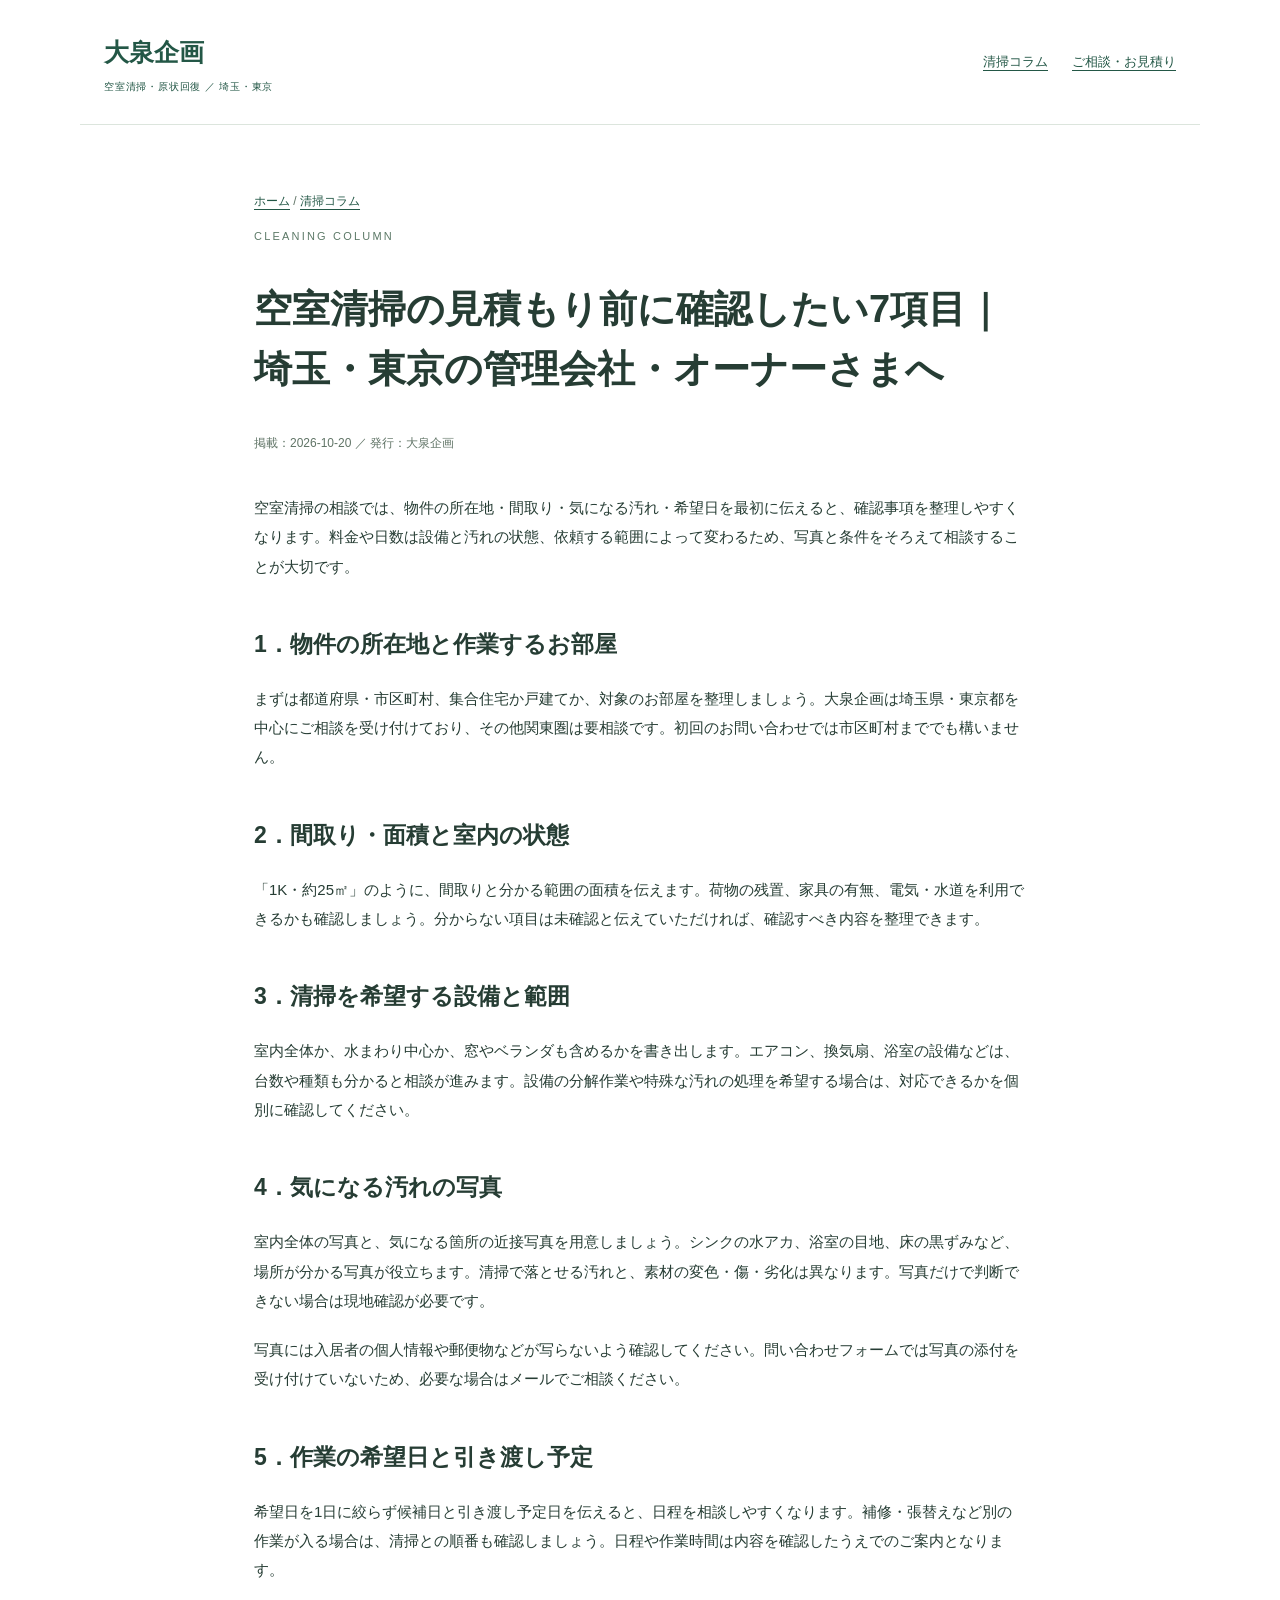
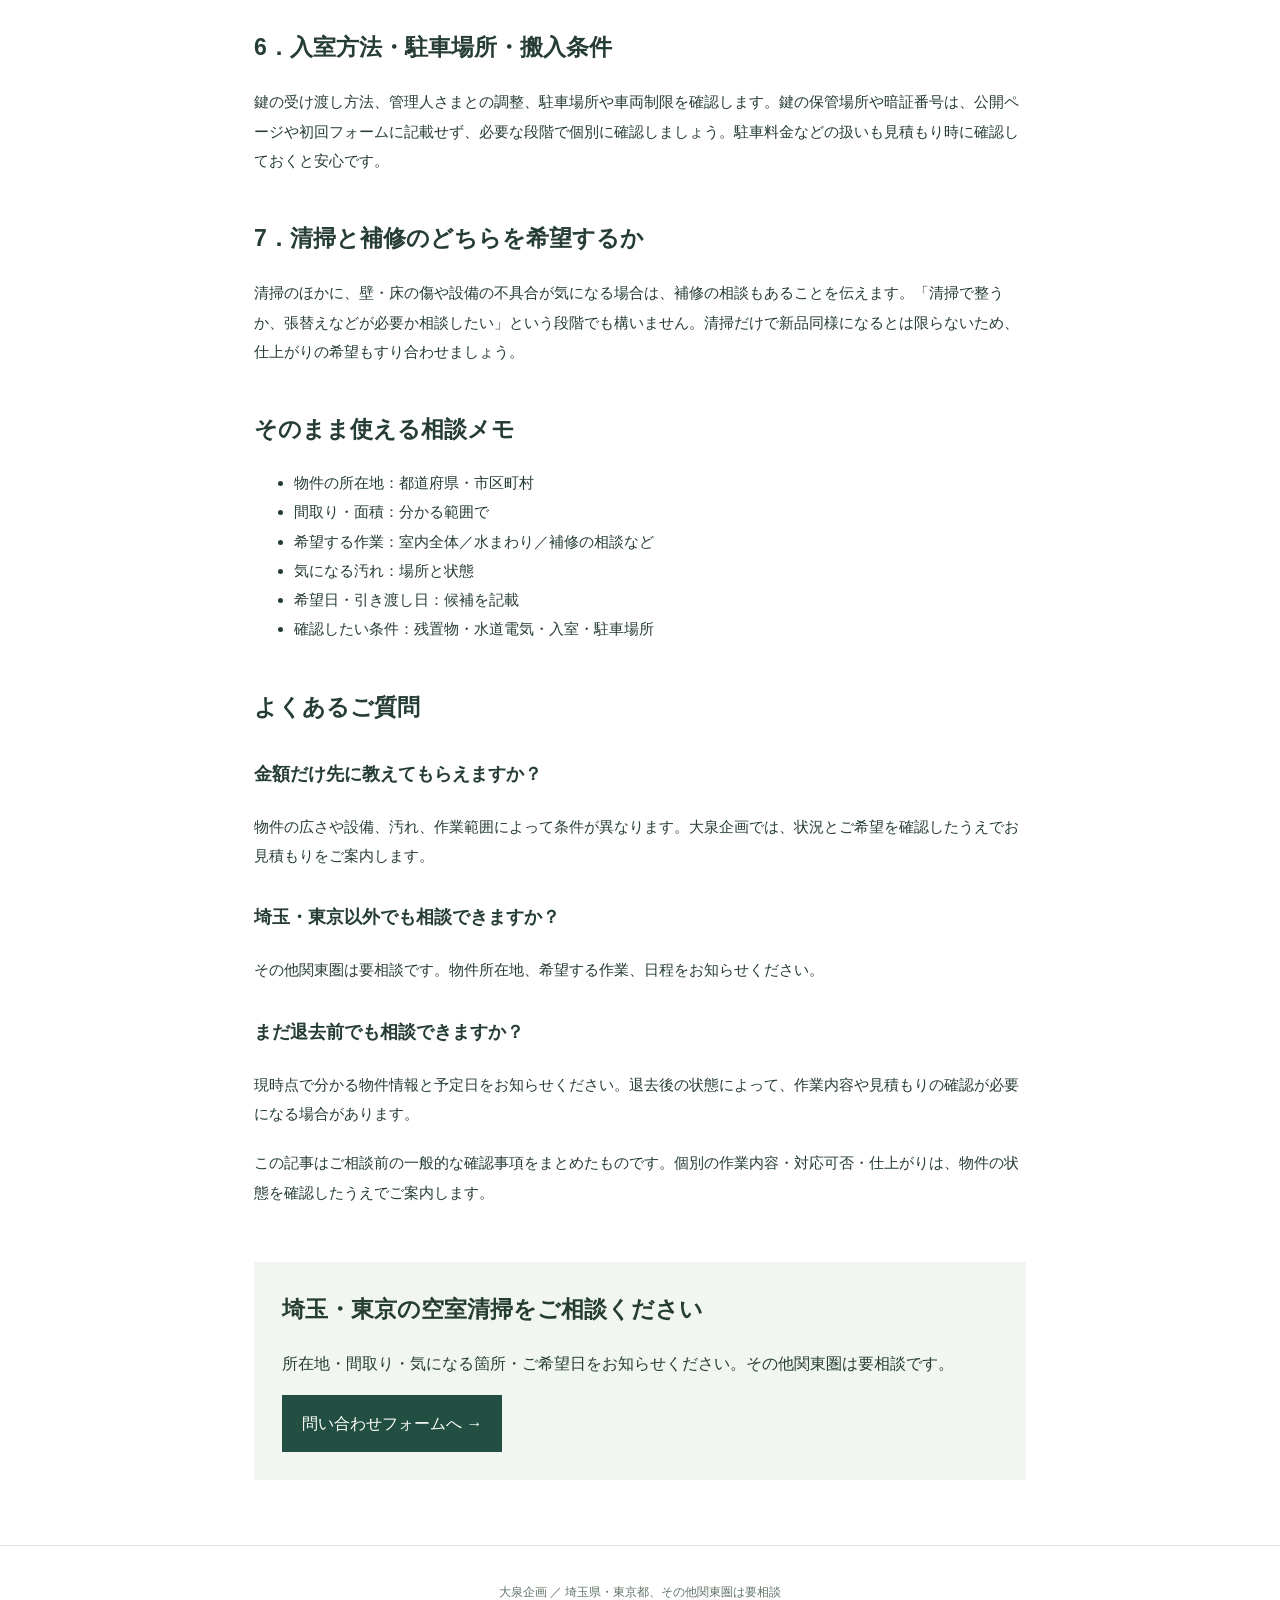
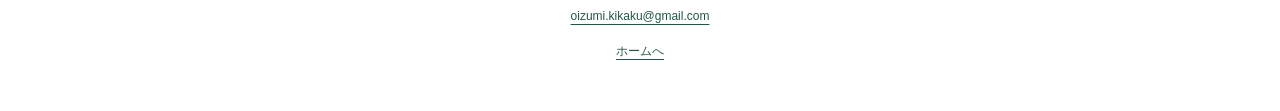
<file: blog/vacant-room-cleaning-estimate-checklist/index.html>
<!doctype html><html lang="ja"><head><meta charset="utf-8"><meta name="viewport" content="width=device-width,initial-scale=1"><title>空室清掃の見積もり前に確認したい7項目｜埼玉・東京の管理会社・オーナーさまへ｜大泉企画</title><meta name="description" content="空室清掃の見積もりをスムーズに進めるために、所在地・間取り・設備・汚れ・日程・鍵・作業範囲の確認事項を整理しました。"><link rel="canonical" href="https://oizumikikaku.pages.dev/blog/vacant-room-cleaning-estimate-checklist/"><link rel="stylesheet" href="/blog/blog.css"><link rel="alternate" type="application/rss+xml" title="大泉企画 清掃コラム" href="/feed.xml"><script type="application/ld+json">{"@context":"https://schema.org","@type":"BlogPosting","headline":"空室清掃の見積もり前に確認したい7項目｜埼玉・東京の管理会社・オーナーさまへ","description":"空室清掃の見積もりをスムーズに進めるために、所在地・間取り・設備・汚れ・日程・鍵・作業範囲の確認事項を整理しました。","datePublished":"2026-10-20","author":{"@type":"Organization","name":"大泉企画","url":"https://oizumikikaku.pages.dev/"},"publisher":{"@type":"Organization","name":"大泉企画","url":"https://oizumikikaku.pages.dev/"},"mainEntityOfPage":"https://oizumikikaku.pages.dev/blog/vacant-room-cleaning-estimate-checklist/"}</script></head><body><header><a class="brand" href="/">大泉企画<small>空室清掃・原状回復 ／ 埼玉・東京</small></a><nav><a href="/blog/">清掃コラム</a><a href="/#inquiry">ご相談・お見積り</a></nav></header><main><p class="crumb"><a href="/">ホーム</a> / <a href="/blog/">清掃コラム</a></p><article><p class="kicker">CLEANING COLUMN</p><h1>空室清掃の見積もり前に確認したい7項目｜埼玉・東京の管理会社・オーナーさまへ</h1><p class="meta">掲載：<time datetime="2026-10-20">2026-10-20</time> ／ 発行：大泉企画</p><div class="article-body"><p>空室清掃の相談では、物件の所在地・間取り・気になる汚れ・希望日を最初に伝えると、確認事項を整理しやすくなります。料金や日数は設備と汚れの状態、依頼する範囲によって変わるため、写真と条件をそろえて相談することが大切です。</p>
<h2>1．物件の所在地と作業するお部屋</h2><p>まずは都道府県・市区町村、集合住宅か戸建てか、対象のお部屋を整理しましょう。大泉企画は埼玉県・東京都を中心にご相談を受け付けており、その他関東圏は要相談です。初回のお問い合わせでは市区町村まででも構いません。</p>
<h2>2．間取り・面積と室内の状態</h2><p>「1K・約25㎡」のように、間取りと分かる範囲の面積を伝えます。荷物の残置、家具の有無、電気・水道を利用できるかも確認しましょう。分からない項目は未確認と伝えていただければ、確認すべき内容を整理できます。</p>
<h2>3．清掃を希望する設備と範囲</h2><p>室内全体か、水まわり中心か、窓やベランダも含めるかを書き出します。エアコン、換気扇、浴室の設備などは、台数や種類も分かると相談が進みます。設備の分解作業や特殊な汚れの処理を希望する場合は、対応できるかを個別に確認してください。</p>
<h2>4．気になる汚れの写真</h2><p>室内全体の写真と、気になる箇所の近接写真を用意しましょう。シンクの水アカ、浴室の目地、床の黒ずみなど、場所が分かる写真が役立ちます。清掃で落とせる汚れと、素材の変色・傷・劣化は異なります。写真だけで判断できない場合は現地確認が必要です。</p><p>写真には入居者の個人情報や郵便物などが写らないよう確認してください。問い合わせフォームでは写真の添付を受け付けていないため、必要な場合はメールでご相談ください。</p>
<h2>5．作業の希望日と引き渡し予定</h2><p>希望日を1日に絞らず候補日と引き渡し予定日を伝えると、日程を相談しやすくなります。補修・張替えなど別の作業が入る場合は、清掃との順番も確認しましょう。日程や作業時間は内容を確認したうえでのご案内となります。</p>
<h2>6．入室方法・駐車場所・搬入条件</h2><p>鍵の受け渡し方法、管理人さまとの調整、駐車場所や車両制限を確認します。鍵の保管場所や暗証番号は、公開ページや初回フォームに記載せず、必要な段階で個別に確認しましょう。駐車料金などの扱いも見積もり時に確認しておくと安心です。</p>
<h2>7．清掃と補修のどちらを希望するか</h2><p>清掃のほかに、壁・床の傷や設備の不具合が気になる場合は、補修の相談もあることを伝えます。「清掃で整うか、張替えなどが必要か相談したい」という段階でも構いません。清掃だけで新品同様になるとは限らないため、仕上がりの希望もすり合わせましょう。</p>
<h2>そのまま使える相談メモ</h2><ul><li>物件の所在地：都道府県・市区町村</li><li>間取り・面積：分かる範囲で</li><li>希望する作業：室内全体／水まわり／補修の相談など</li><li>気になる汚れ：場所と状態</li><li>希望日・引き渡し日：候補を記載</li><li>確認したい条件：残置物・水道電気・入室・駐車場所</li></ul>
<h2>よくあるご質問</h2><h3>金額だけ先に教えてもらえますか？</h3><p>物件の広さや設備、汚れ、作業範囲によって条件が異なります。大泉企画では、状況とご希望を確認したうえでお見積もりをご案内します。</p><h3>埼玉・東京以外でも相談できますか？</h3><p>その他関東圏は要相談です。物件所在地、希望する作業、日程をお知らせください。</p><h3>まだ退去前でも相談できますか？</h3><p>現時点で分かる物件情報と予定日をお知らせください。退去後の状態によって、作業内容や見積もりの確認が必要になる場合があります。</p>
<p>この記事はご相談前の一般的な確認事項をまとめたものです。個別の作業内容・対応可否・仕上がりは、物件の状態を確認したうえでご案内します。</p></div></article><aside class="cta"><h2>埼玉・東京の空室清掃をご相談ください</h2><p>所在地・間取り・気になる箇所・ご希望日をお知らせください。その他関東圏は要相談です。</p><a class="button" href="/#inquiry">問い合わせフォームへ →</a></aside></main><footer>大泉企画 ／ 埼玉県・東京都、その他関東圏は要相談<br><a href="mailto:oizumi.kikaku@gmail.com">oizumi.kikaku@gmail.com</a><p><a href="/">ホームへ</a></p></footer></body></html>
</file>
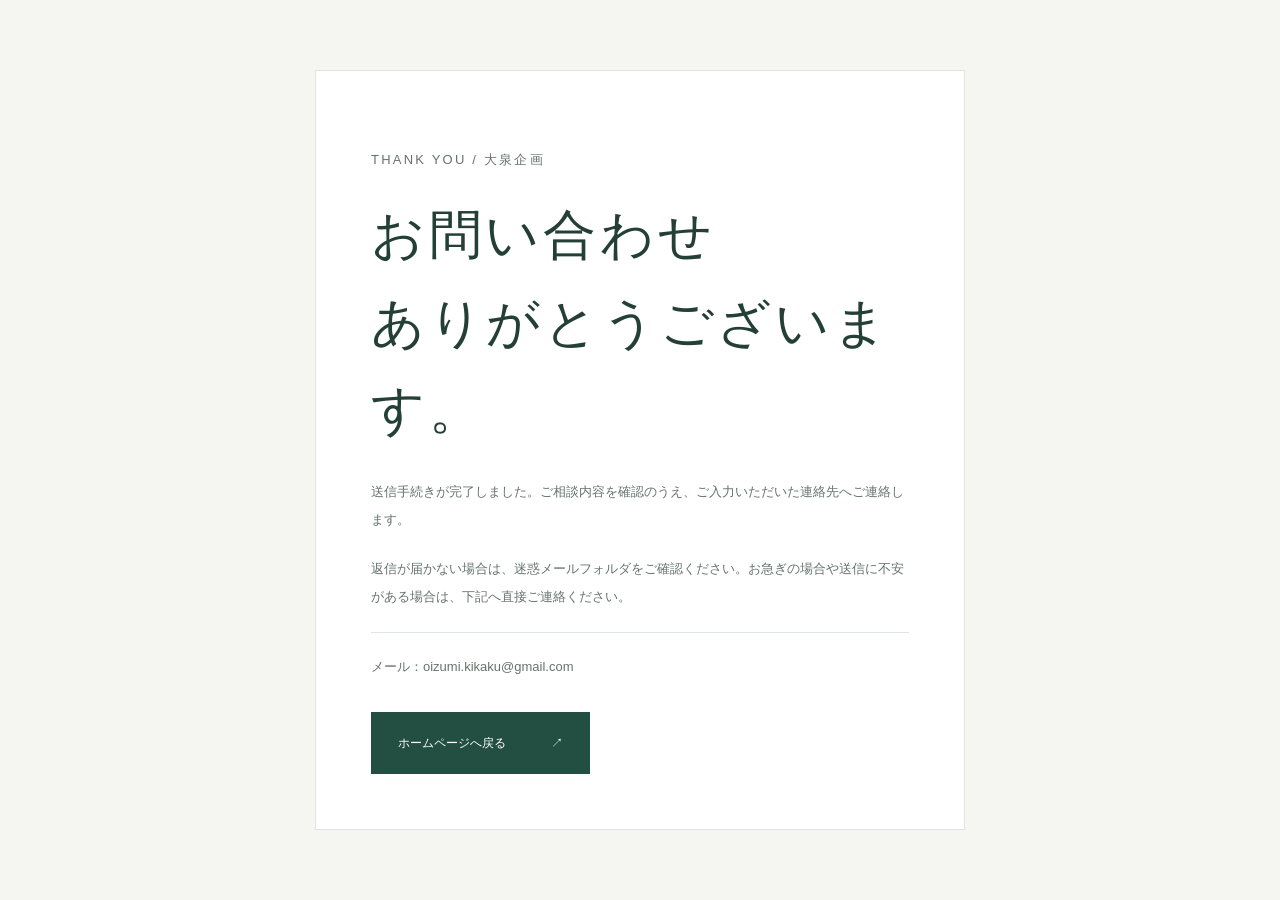
<file: thanks.html>
<!doctype html><html lang="ja"><head><meta charset="utf-8"><meta name="viewport" content="width=device-width,initial-scale=1"><meta name="robots" content="noindex"><title>お問い合わせの送信手続き完了｜大泉企画</title><link rel="stylesheet" href="styles.css"></head><body class="thanks-page"><main class="thanks-card"><p class="section-kicker">THANK YOU / 大泉企画</p><h1>お問い合わせ<br>ありがとうございます。</h1><p>送信手続きが完了しました。ご相談内容を確認のうえ、ご入力いただいた連絡先へご連絡します。</p><p>返信が届かない場合は、迷惑メールフォルダをご確認ください。お急ぎの場合や送信に不安がある場合は、下記へ直接ご連絡ください。</p><p class="thanks-contact">メール：<a href="mailto:oizumi.kikaku@gmail.com">oizumi.kikaku@gmail.com</a></p><a class="button primary" href="./">ホームページへ戻る <span>↗</span></a></main></body></html>
</file>
<file: styles.css>
:root{--green:#234f43;--ink:#243f36;--muted:#65736d;--line:#dfe5df;--cream:#f5f6f1;--serif:'Noto Serif JP','Yu Mincho',serif;--sans:'Noto Sans JP','Yu Gothic',sans-serif}*{box-sizing:border-box}html{scroll-behavior:smooth;scroll-padding-top:100px}body{margin:0;background:#fff;color:var(--ink);font-family:var(--sans);font-size:14px;line-height:1.9;-webkit-font-smoothing:antialiased}a{color:inherit;text-decoration:none}button,input{font:inherit}button,a,input{-webkit-tap-highlight-color:transparent}button{cursor:pointer}button:focus-visible,a:focus-visible,input:focus-visible,summary:focus-visible{outline:3px solid #a4bd72;outline-offset:5px}button{color:inherit}img{max-width:100%;display:block}h1,h2,h3,p{margin:0}h2{font-family:var(--serif);font-size:34px;line-height:1.65;font-weight:500;letter-spacing:.05em}h3{font-size:20px;font-weight:500}.wrap{max-width:1160px;margin:0 auto;width:calc(100% - 112px)}.section-space{padding-top:100px;padding-bottom:100px}.draft-note{text-align:center;background:var(--cream);color:#526559;font-size:10px;line-height:27px;letter-spacing:.06em}.site-header{height:100px;padding:0 4%;display:flex;align-items:center;gap:32px;background:#fff;position:relative;z-index:20;border-bottom:1px solid #f0f1ec}.brand{display:flex;align-items:center;gap:12px;flex-shrink:0;font-size:18px;font-weight:600;letter-spacing:.08em;line-height:1.6}.brand svg{width:39px;height:44px}.brand small{display:block;font-size:8px;font-weight:500;letter-spacing:.13em}.desktop-nav{display:flex;gap:27px;align-items:center;margin-left:auto;white-space:nowrap;font-size:12px}.desktop-nav a:hover{color:#699078}.header-contact{padding:15px 22px;background:var(--green);color:#fff;font-size:12px;white-space:nowrap}.header-contact span{margin-left:20px}.menu-toggle{display:none}.mobile-menu{display:none}.hero{position:relative;min-height:740px;padding-top:74px}.hero-photo{position:absolute;top:0;right:0;width:70%;height:650px;overflow:hidden}.hero-photo img{width:100%;height:100%;object-fit:cover;object-position:55% center}.hero-photo:after{content:'';position:absolute;inset:0;background:linear-gradient(90deg,rgba(255,255,255,.15),transparent 45%)}.image-credit{position:absolute;bottom:14px;right:20px;z-index:1;font-size:9px;padding:2px 8px;background:rgba(255,255,255,.8);color:#526055}.hero-content{position:relative;z-index:2;width:585px;padding:32px 32px 42px 5.6%;background:rgba(255,255,255,.96);max-width:60%}.eyebrow{display:flex;align-items:center;gap:10px;font-size:11px;letter-spacing:.07em;margin-bottom:24px}.eyebrow>span{width:20px;height:1px;background:var(--green)}h1{font-family:var(--serif);font-size:53px;font-weight:500;line-height:1.65;letter-spacing:.07em;margin-bottom:23px}.hero-description{font-size:12px;line-height:2.2;color:#58685f;margin-bottom:29px}.button{display:inline-flex;align-items:center;justify-content:space-between;gap:45px;font-size:12px;padding:19px 26px;border:1px solid transparent;transition:background .2s}.primary{background:var(--green);color:white}.primary:hover,.header-contact:hover{background:#396858}.text-link{display:flex;align-items:center;justify-content:space-between;width:260px;max-width:100%;padding:14px 0;border-bottom:1px solid var(--line);font-size:12px}.hero .text-link{width:285px;margin-top:9px}.text-link span{font-size:17px}.hero-bottom{position:absolute;left:5.6%;right:5.6%;bottom:22px;display:flex;align-items:center;gap:35px;font-size:11px}.hero-bottom>span{font-size:11px;letter-spacing:.15em}.hero-bottom p{display:flex;align-items:center;gap:10px;color:#607066}.hero-bottom b{font-weight:500;color:var(--ink)}.hero-bottom i{height:12px;width:1px;background:#bdc9bf;margin:0 6px}.hero-bottom>a{margin-left:auto;font-size:9px;letter-spacing:.15em;display:flex;gap:30px}.intro{padding-top:90px;padding-bottom:82px;display:grid;grid-template-columns:1fr 1fr;gap:80px;border-bottom:1px solid var(--line)}.section-kicker{font-size:10px;font-weight:500;letter-spacing:.17em;color:var(--green);margin-bottom:18px}.intro h2{font-size:32px}.intro-copy{padding-top:32px;color:#5e6e64;font-size:13px;line-height:2.3}.intro-copy p+p{margin-top:18px}.section-heading{display:flex;align-items:flex-end;justify-content:space-between;gap:35px;margin-bottom:44px}.heading-description{font-size:12px;line-height:2.1;color:var(--muted);padding-bottom:7px}.service-grid{display:grid;grid-template-columns:repeat(3,1fr);gap:0;border-top:1px solid var(--line);border-bottom:1px solid var(--line)}.service-card{position:relative;padding:32px 28px 35px;border-right:1px solid var(--line)}.service-card:first-child{padding-left:0}.service-card:last-child{border:0;padding-right:0}.service-number{position:absolute;top:28px;right:28px;font-family:Georgia,serif;font-size:14px;color:#98a79c}.service-icon{width:61px;height:61px;margin:2px 0 28px;color:#466d5c}.service-card h3{font-size:20px;margin-bottom:18px;font-weight:500}.service-card p{font-size:12px;line-height:2.2;color:var(--muted)}.service-tags{display:flex;flex-wrap:wrap;gap:6px;margin-top:24px}.service-tags span{background:var(--cream);padding:3px 10px;font-size:10px;color:#69796f}.small-note{color:#6c796e;font-size:10px;margin-top:18px}.works-section{background:var(--cream)}.outline-tag{border:1px solid #c3cec3;padding:5px 17px;font-size:10px;margin-bottom:8px}.work-layout{display:grid;grid-template-columns:1.65fr 1fr;gap:55px;align-items:center}.comparison{width:100%;aspect-ratio:1.35;position:relative;overflow:hidden;background:#d7d8cd}.comparison-image{position:absolute;inset:0;background-image:url('assets/comparison.png');background-size:200% 100%;background-repeat:no-repeat}.comparison-image.after{background-position:right center}.comparison-image.before{background-position:left center;clip-path:inset(0 calc(100% - var(--position)) 0 0)}.comparison-divider{position:absolute;left:var(--position);top:0;bottom:0;width:2px;background:white;transform:translateX(-50%);pointer-events:none}.comparison-divider>span{position:absolute;left:50%;top:50%;transform:translate(-50%,-50%);background:#fff;width:44px;height:44px;border-radius:50%;display:grid;place-items:center;font-size:23px;line-height:1;color:var(--green);box-shadow:0 2px 10px #0001}.comparison input{position:absolute;inset:0;opacity:0;width:100%;height:100%;cursor:ew-resize;margin:0}.comparison:focus-within{outline:3px solid #75975d;outline-offset:4px}.compare-label{position:absolute;top:17px;padding:4px 12px;font-size:10px;letter-spacing:.15em;background:rgba(255,255,255,.9);pointer-events:none}.label-before{left:17px;color:#57645a}.label-after{right:17px;color:var(--green)}.comparison-help{display:flex;justify-content:space-between;gap:10px;padding-top:14px;font-size:9px;color:#6a796f}.comparison-help span:last-child{letter-spacing:.03em}.work-copy h3{font-family:var(--serif);font-size:26px;letter-spacing:.04em;margin-bottom:18px}.work-copy>p:not(.section-kicker){font-size:12px;line-height:2.3;color:var(--muted)}.work-copy dl{margin:30px 0 24px;font-size:11px}.work-copy dl div{display:flex;padding:10px 0;border-bottom:1px solid #dbe1d6;gap:20px}.work-copy dt{color:#788378;min-width:80px}.work-copy dd{margin:0}.sample-disclaimer{padding-left:13px;border-left:2px solid #afbeaa;font-size:10px;color:#61705f;line-height:1.9}.sample-disclaimer b{font-weight:500}.sample-disclaimer p{margin-top:4px}.area-section{display:grid;grid-template-columns:1fr 1.2fr;gap:95px}.area-intro>p:not(.section-kicker){font-size:12px;line-height:2.2;margin:23px 0;color:var(--muted)}.area-list>div{display:flex;align-items:center;gap:25px;padding:22px 0;border-bottom:1px solid var(--line)}.area-list>div:first-child{border-top:1px solid var(--line)}.area-no{font-family:Georgia,serif;font-size:12px;color:#8a9c8c}.area-list h3{font-family:var(--serif);font-size:25px;font-weight:400;line-height:1.5}.area-list h3 small{display:block;font-family:var(--sans);font-size:8px;letter-spacing:.17em;color:#839082;margin-top:5px}.area-badge{font-size:10px;background:#edf2e9;padding:4px 15px;margin-left:auto;white-space:nowrap}.area-badge.consultation{background:#f6f3e8;color:#867744}.flow-section{background:#fafbf8}.flow-grid{display:grid;grid-template-columns:repeat(4,1fr);list-style:none;padding:0;margin:50px 0 0;gap:34px}.flow-grid li{position:relative;border-top:1px solid #bccbbb;padding-top:24px}.flow-grid li:not(:last-child):after{content:'→';position:absolute;right:-24px;top:-20px;background:#fafbf8;padding:4px 3px;color:#8eaa92}.flow-grid li>span{font-family:Georgia,serif;font-size:26px;font-weight:400;color:#78917c}.flow-grid h3{font-size:16px;margin:17px 0 16px}.flow-grid p{font-size:11px;color:var(--muted);line-height:2.2}.faq-section{display:grid;grid-template-columns:1fr 1.7fr;gap:80px}.faq-list{border-top:1px solid var(--line)}details{border-bottom:1px solid var(--line)}summary{display:flex;align-items:center;gap:16px;padding:23px 0;font-size:12px;cursor:pointer;list-style:none}summary::-webkit-details-marker{display:none}summary>span{font-family:Georgia,serif;font-size:20px;color:#839b83}summary i{position:relative;width:13px;height:13px;margin-left:auto;flex-shrink:0}summary i:before,summary i:after{content:'';position:absolute;left:0;top:6px;width:13px;height:1px;background:#7d907c}summary i:after{transform:rotate(90deg)}details[open] summary i:after{transform:rotate(0)}details>p{padding:0 27px 25px 37px;font-size:12px;color:var(--muted);line-height:2.1}.contact-section{background:var(--green);color:#fff;padding:82px 0 65px}.contact-section .section-kicker{color:#b5c8b3}.contact-section h2{font-size:40px;font-weight:400}.contact-lead{font-size:12px;line-height:2.2;color:#d3dfd5;margin-top:22px}.contact-options{display:grid;grid-template-columns:1fr 1fr;gap:25px;margin-top:38px}.contact-card{background:transparent;border:1px solid #6b8a7a;padding:25px 30px;color:#fff;text-align:left;transition:background .2s}.contact-card:hover{background:#346152}.contact-card-top{display:flex;align-items:center;gap:10px;font-size:12px}.contact-card-top svg{width:21px;height:21px}.contact-card-top>span{margin-left:auto;font-size:19px}.contact-card strong{font-size:22px;letter-spacing:.04em;font-weight:400;display:block;margin:12px 0 6px;overflow-wrap:anywhere}.contact-card small{color:#c2d4c5;font-size:10px}.contact-draft-note{font-size:10px;color:#c3d5c7;margin-top:22px}.business-info{padding-top:55px;padding-bottom:40px;display:grid;grid-template-columns:1fr 2fr;gap:40px;border-bottom:1px solid var(--line)}.business-info dl{margin:0;font-size:11px}.business-info dl div{display:flex;padding:8px 0;gap:25px}.business-info dt{width:85px;flex-shrink:0;color:#859184}.business-info dd{margin:0}.site-footer{display:flex;align-items:center;gap:40px;padding-top:35px;padding-bottom:40px}.footer-brand{font-size:14px;letter-spacing:.08em}.footer-brand small{font-size:8px;letter-spacing:.2em;display:block;color:#829080}.site-footer>div{margin-left:auto;text-align:right;display:flex;flex-direction:column;gap:8px}.site-footer button{border:0;background:none;padding:0;font-size:10px;color:#697b6c}.site-footer>div>small{font-size:8px;color:#8c978b;letter-spacing:.08em}.back-top{border:1px solid var(--line);width:40px;height:40px;display:grid;place-items:center}.mobile-only,.mobile-contact-bar{display:none}dialog{border:1px solid var(--line);padding:42px;max-width:540px;width:calc(100% - 36px);color:var(--ink);font-size:13px;line-height:2}dialog::backdrop{background:#15332977;backdrop-filter:blur(3px)}dialog h2{font-size:22px;margin-bottom:20px}dialog p+p{margin-top:15px}dialog .button{margin-top:28px;min-width:130px;justify-content:center}.dialog-close{position:absolute;right:17px;top:10px;font-size:26px;border:0;background:none;padding:0 8px}
@media(min-width:1500px){.hero{max-width:1600px;margin:auto}.hero-content{padding-left:100px;width:650px}.hero-bottom{left:100px;right:100px}}
@media(max-width:1150px){.site-header{gap:20px}.brand{font-size:15px}.brand svg{width:32px}.desktop-nav{gap:18px;font-size:11px}.header-contact{padding:13px 15px;font-size:11px}.header-contact span{margin-left:10px}.hero-content{width:540px}h1{font-size:47px}.hero-photo{width:74%}.wrap{width:calc(100% - 80px)}.work-layout{gap:35px}.area-section{gap:50px}.section-heading h2{font-size:30px}.contact-card strong{font-size:20px}}
@media(max-width:860px){.desktop-nav{display:none}.header-contact{margin-left:auto}.menu-toggle{display:flex;flex-direction:column;justify-content:center;gap:7px;border:0;background:none;width:30px;height:40px;padding:4px}.menu-toggle span{display:block;height:1px;width:22px;background:var(--green)}.mobile-menu:not([hidden]){display:flex;flex-direction:column;position:absolute;z-index:30;background:white;left:0;right:0;padding:15px 35px 30px;border-bottom:1px solid var(--line);box-shadow:0 20px 20px #254f430b}.mobile-menu a{padding:12px;border-bottom:1px solid var(--line);font-size:13px}.hero{min-height:710px;padding-top:75px}.hero-photo{height:610px;width:83%}.hero-content{max-width:75%;padding-left:40px;background:#ffffffed}h1{font-size:43px}.hero-bottom{left:40px;right:40px}.hero-bottom>span{display:none}.intro{gap:40px}.intro h2{font-size:27px}.intro-copy{font-size:12px}.section-heading{align-items:start}.heading-description{font-size:11px;max-width:270px}.service-card{padding:25px 18px}.service-card h3{font-size:17px}.service-card p{font-size:11px}.service-number{right:18px}.work-layout{grid-template-columns:1.35fr 1fr;gap:28px}.work-copy h3{font-size:22px}.work-copy dl div{display:block}.work-copy dl{margin:18px 0}.work-copy dd{margin-top:5px}.work-copy>p:not(.section-kicker){font-size:11px}.area-section{grid-template-columns:1fr 1fr;gap:35px}.area-intro h2{font-size:28px}.area-list>div{gap:17px}.area-list h3{font-size:22px}.area-badge{padding:4px 10px}.flow-grid{gap:23px}.flow-grid h3{font-size:14px}.flow-grid p{font-size:10px}.flow-grid li:not(:last-child):after{right:-20px}.faq-section{gap:35px;grid-template-columns:1fr 1.7fr}.faq-section h2{font-size:25px}.contact-card{padding:22px}.contact-card strong{font-size:17px}.section-space{padding-top:75px;padding-bottom:75px}}
@media(max-width:600px){html{scroll-padding-top:25px}.draft-note{font-size:8px;line-height:24px;letter-spacing:0}.draft-note>span{font-size:7px}.site-header{height:80px;padding:0 22px;gap:17px}.brand{font-size:14px;letter-spacing:.03em;gap:8px}.brand svg{width:31px;height:34px}.brand small{font-size:6px;letter-spacing:.08em}.header-contact{display:none}.menu-toggle{margin-left:auto}.wrap{width:calc(100% - 44px)}.hero{padding-top:265px;min-height:auto;padding-bottom:77px}.hero-photo{height:350px;width:calc(100% - 22px)}.hero-photo img{object-position:61% center}.image-credit{right:12px;bottom:13px;font-size:8px}.hero-content{margin-left:0;width:calc(100% - 30px);max-width:none;padding:27px 15px 30px 24px;background:#fff}.eyebrow{font-size:9px;gap:8px;margin-bottom:16px}h1{font-size:35px;line-height:1.65;letter-spacing:.05em;margin-bottom:16px}.desktop-break{display:none}.hero-description{font-size:10px;line-height:2.2;margin-bottom:24px}.button{font-size:11px;padding:17px 21px;gap:28px}.hero .text-link{width:268px;font-size:11px;padding:11px 0;margin-top:8px}.hero-bottom{left:24px;right:24px;bottom:25px;font-size:9px;gap:0}.hero-bottom p{gap:6px;white-space:nowrap}.hero-bottom i{margin:0 2px}.hero-bottom>a{font-size:7px;gap:8px}.intro{padding-top:45px;padding-bottom:45px;display:block}.section-kicker{font-size:9px;margin-bottom:14px}.intro h2{font-size:26px;line-height:1.8}.intro-copy{font-size:11px;padding-top:25px;line-height:2.2}.intro-copy p+p{margin-top:14px}.section-space{padding-top:55px;padding-bottom:55px}.section-heading{display:block;margin-bottom:28px}.section-heading h2,h2{font-size:27px;line-height:1.7}.heading-description{font-size:10px;margin-top:17px;max-width:none}.service-grid{grid-template-columns:1fr;border-bottom:0}.service-card{padding:26px 0 26px 80px!important;border-right:0;border-bottom:1px solid var(--line)!important}.service-card h3{font-size:18px;margin-bottom:12px}.service-card p{font-size:11px;line-height:2}.service-icon{position:absolute;left:3px;top:42px;width:49px;height:49px;margin:0}.service-number{top:26px;right:0;font-size:11px}.service-tags{margin-top:16px;gap:5px}.service-tags span{font-size:9px;padding:2px 8px}.small-note{font-size:9px;margin-top:15px}.outline-tag{display:inline-block;margin-top:15px;margin-bottom:0;font-size:9px;padding:3px 13px}.work-layout{grid-template-columns:1fr;gap:25px}.comparison{aspect-ratio:1.25}.compare-label{font-size:8px;padding:3px 9px;top:12px}.label-before{left:12px}.label-after{right:12px}.comparison-help{font-size:8px;padding-top:10px}.work-copy .section-kicker{margin-bottom:8px}.work-copy h3{font-size:24px;margin-bottom:12px}.work-copy>p:not(.section-kicker){font-size:11px}.work-copy dl{margin:20px 0}.work-copy dl div{display:flex;gap:20px;font-size:10px}.work-copy dd{margin:0}.sample-disclaimer{font-size:9px}.area-section{display:block}.area-intro h2{font-size:28px}.area-intro>p:not(.section-kicker){font-size:11px;margin:16px 0}.area-intro .text-link{width:220px;font-size:11px;padding:10px 0}.area-list{margin-top:30px}.area-list>div{padding:19px 0;gap:22px}.area-list h3{font-size:23px}.area-list h3 small{font-size:7px}.flow-grid{grid-template-columns:1fr 1fr;gap:28px 23px;margin-top:27px}.flow-grid li{padding-top:12px}.flow-grid li>span{font-size:23px}.flow-grid h3{font-size:13px;margin:10px 0}.flow-grid p{font-size:10px;line-height:2}.flow-grid li:after{display:none}.faq-section{display:block}.faq-section h2{font-size:27px;margin-bottom:28px}summary{font-size:11px;padding:20px 0;gap:10px}summary>span{font-size:18px}details>p{font-size:11px;padding:0 10px 20px 28px}.contact-section{padding:55px 0 40px}.contact-section h2{font-size:32px}.contact-lead{font-size:10px;margin-top:19px;line-height:2.1}.contact-options{grid-template-columns:1fr;gap:15px;margin-top:28px}.contact-card{padding:20px 23px}.contact-card-top{font-size:11px}.contact-card strong{font-size:21px;margin:8px 0 4px}.contact-card small{font-size:9px}.contact-draft-note{font-size:9px;margin-top:18px}.business-info{padding-top:35px;padding-bottom:25px;display:block}.business-info .section-kicker{font-size:8px}.business-info dl{font-size:10px}.business-info dt{width:60px}.business-info dl div{gap:15px}.site-footer{padding-top:26px;padding-bottom:95px;gap:15px;flex-wrap:wrap}.footer-brand{font-size:12px}.footer-brand small{font-size:7px}.site-footer>div{font-size:9px}.site-footer button{font-size:9px}.site-footer>div>small{font-size:7px}.back-top{display:none}.mobile-contact-bar{position:fixed;z-index:25;left:0;right:0;bottom:0;display:grid;grid-template-columns:1fr 1.5fr;background:white;border-top:1px solid var(--line);padding-bottom:env(safe-area-inset-bottom);box-shadow:0 -3px 20px #234f430d}.mobile-contact-bar a{font-size:11px;text-align:center;padding:16px 5px;line-height:1.5}.mobile-contact-bar a:last-child{background:var(--green);color:white}.mobile-contact-bar span{margin-left:20px}dialog{padding:35px 25px;font-size:12px}dialog h2{font-size:20px}.mobile-only{display:block}}
@media(prefers-reduced-motion:reduce){html{scroll-behavior:auto}*{transition:none!important}}

/* Additional service illustrations and contact option */
.work-additional{margin-top:60px;padding-top:60px;border-top:1px solid #d9e1d5}.comparison-room .comparison-image,.comparison-bath .comparison-image{background-image:url("assets/room-bath.png");background-size:200% 200%}.comparison-room .before{background-position:left top}.comparison-room .after{background-position:right top}.comparison-bath .before{background-position:left bottom}.comparison-bath .after{background-position:right bottom}.form-contact-card{grid-column:1/-1}.inline-phone{font-size:22px;color:var(--green);border-bottom:1px solid var(--line)}.area-list h3{overflow-wrap:anywhere}.hero-bottom p{flex-wrap:wrap}.brand small{letter-spacing:.06em}
@media(max-width:600px){.work-additional{margin-top:32px;padding-top:32px}.form-contact-card{grid-column:auto}.area-list h3{font-size:21px}.hero-bottom p{max-width:270px}.hero-bottom{bottom:16px}.comparison-room,.comparison-bath{aspect-ratio:1.5}}

.comparison-room,.comparison-bath{aspect-ratio:1.5}

/* On-page enquiry form */
.inquiry-section{background:#f7f8f4;scroll-margin-top:24px}.inquiry-layout{display:grid;grid-template-columns:.8fr 1.6fr;gap:64px;align-items:start}.inquiry-intro>p:not(.section-kicker){font-size:12px;color:var(--muted);margin-top:24px;line-height:2.2}.inquiry-intro .text-link{margin-top:25px}.inquiry-intro .inquiry-phone{font-family:Georgia,serif;font-size:23px;letter-spacing:.04em;margin-top:10px;color:var(--green)}.inquiry-required-note>span,.required-mark{display:inline-block;background:#e5ede3;color:#315c46;font-size:9px;font-weight:500;padding:1px 7px;line-height:1.8;margin-left:6px;vertical-align:middle}.inquiry-required-note>span{margin-left:0}.optional-mark{font-size:9px;color:#8a958b;font-weight:400;margin-left:6px}.inquiry-form{display:grid;grid-template-columns:1fr 1fr;gap:23px 20px;min-width:0}.inquiry-field{display:flex;flex-direction:column;gap:8px;min-width:0}.inquiry-field>label{font-size:12px;font-weight:500}.inquiry-field input,.inquiry-field select,.inquiry-field textarea{width:100%;min-width:0;border:1px solid #cfdacf;border-radius:2px;background:#fff;padding:13px 14px;font:inherit;font-size:13px;color:var(--ink);line-height:1.7}.inquiry-field input::placeholder,.inquiry-field textarea::placeholder{color:#889589;font-size:11px}.inquiry-field textarea{resize:vertical;min-height:145px}.inquiry-field small{font-size:9px;color:var(--muted);line-height:1.8}.inquiry-field-wide{grid-column:1/-1}.inquiry-privacy{border-top:1px solid var(--line);padding-top:23px;line-height:2}.inquiry-privacy h3{font-size:13px;margin-bottom:9px}.inquiry-privacy>p{font-size:10px;color:var(--muted)}.privacy-consent{display:flex;align-items:flex-start;gap:10px;font-size:11px;margin-top:18px;cursor:pointer}.privacy-consent>input{width:17px;height:17px;flex-shrink:0;margin-top:4px;accent-color:var(--green)}.inquiry-submit{border:0;min-height:55px;width:100%;max-width:330px;font-size:13px}.inquiry-submit-row>p{font-size:9px;line-height:2;color:var(--muted);margin-top:15px}.form-honeypot{display:none!important}.thanks-page{background:var(--cream);min-height:100vh;display:grid;place-items:center;padding:35px 22px}.thanks-card{max-width:650px;background:white;border:1px solid var(--line);padding:55px;width:100%}.thanks-card>p{font-size:13px;color:var(--muted);margin-top:20px;line-height:2.2}.thanks-card .button{margin-top:30px}.thanks-contact{padding-top:20px;border-top:1px solid var(--line)}@media(max-width:860px){.inquiry-layout{grid-template-columns:1fr;gap:35px}.inquiry-intro h2 br{display:none}.inquiry-intro>p:not(.section-kicker){margin-top:16px}.inquiry-intro .text-link,.inquiry-intro .inquiry-phone{display:none}}@media(max-width:600px){.inquiry-form{grid-template-columns:1fr;gap:20px}.inquiry-field input,.inquiry-field select,.inquiry-field textarea{font-size:16px;padding:12px}.inquiry-field input::placeholder,.inquiry-field textarea::placeholder{font-size:11px}.inquiry-layout{gap:30px}.inquiry-intro h2{font-size:25px}.inquiry-intro h2 br{display:block}.privacy-consent{font-size:10px}.inquiry-privacy>p{font-size:10px}.inquiry-submit{max-width:none}.thanks-card{padding:30px 23px}.thanks-card h1{font-size:28px}.thanks-card>p{font-size:12px}}

/* Natural cleaning illustrations: shared atlas, three equal rows. */
.comparison .comparison-image{background-image:url('assets/cleaning-natural-v3.png');background-size:200% 300%}
.comparison .before{background-position:left top}.comparison .after{background-position:right top}
.comparison-room .before{background-position:left center}.comparison-room .after{background-position:right center}
.comparison-bath .before{background-position:left bottom}.comparison-bath .after{background-position:right bottom}

.comparison{aspect-ratio:1.5}

/* Each comparison panel is a separate image, preventing adjacent rows from bleeding. */
.comparison .comparison-image{background-size:cover;background-position:center;background-repeat:no-repeat}
.comparison .before{background-image:url('assets/kitchen-before-v5.png')}.comparison .after{background-image:url('assets/kitchen-after-v4.png')}
.comparison-room .before{background-image:url('assets/room-before-v4.png')}.comparison-room .after{background-image:url('assets/room-after-v4.png')}
.comparison-bath .before{background-image:url('assets/bath-before-mild-mold-v6.png')}.comparison-bath .after{background-image:url('assets/bath-after-v4.png')}
</file>
<file: blog/blog.css>
*{box-sizing:border-box}body{margin:0;background:#fff;color:#263d34;font-family:"Noto Sans JP",sans-serif;line-height:1.95}a{color:#235746;text-underline-offset:4px}header{max-width:1120px;margin:auto;padding:28px 24px;display:flex;justify-content:space-between;align-items:center;border-bottom:1px solid #dce5dd;gap:24px}.brand{font-size:25px;font-weight:700;text-decoration:none}.brand small{display:block;font-size:10px;font-weight:400;letter-spacing:.08em}nav{display:flex;gap:24px;font-size:13px}main{max-width:820px;margin:65px auto;padding:0 24px}h1{font-size:clamp(25px,4vw,38px);line-height:1.6;font-weight:600}h2{font-size:23px;line-height:1.7;margin-top:44px}h3{font-size:18px;margin-top:30px}.kicker{font-size:11px;letter-spacing:.2em;color:#5c7967}.meta,.crumb,time{font-size:12px;color:#607466}.article-body{margin-top:38px}.article-body p,.article-body li{font-size:15px}.article-body p{margin:20px 0}.post{padding:30px 0;border-bottom:1px solid #dce5dd}.post h2{margin-top:10px;font-size:22px}.post p{color:#607466;font-size:14px}.cta{margin-top:55px;padding:28px;background:#f2f6f0}.cta h2{margin-top:0}.button{display:inline-block;padding:13px 20px;background:#234f43;color:#fff;text-decoration:none}footer{border-top:1px solid #dce5dd;padding:35px 24px;text-align:center;font-size:12px;color:#607466}@media(max-width:600px){header{align-items:flex-start;flex-direction:column;padding:20px}nav{gap:20px}main{margin-top:35px}h2{font-size:20px}.cta{padding:22px}}
</file>
